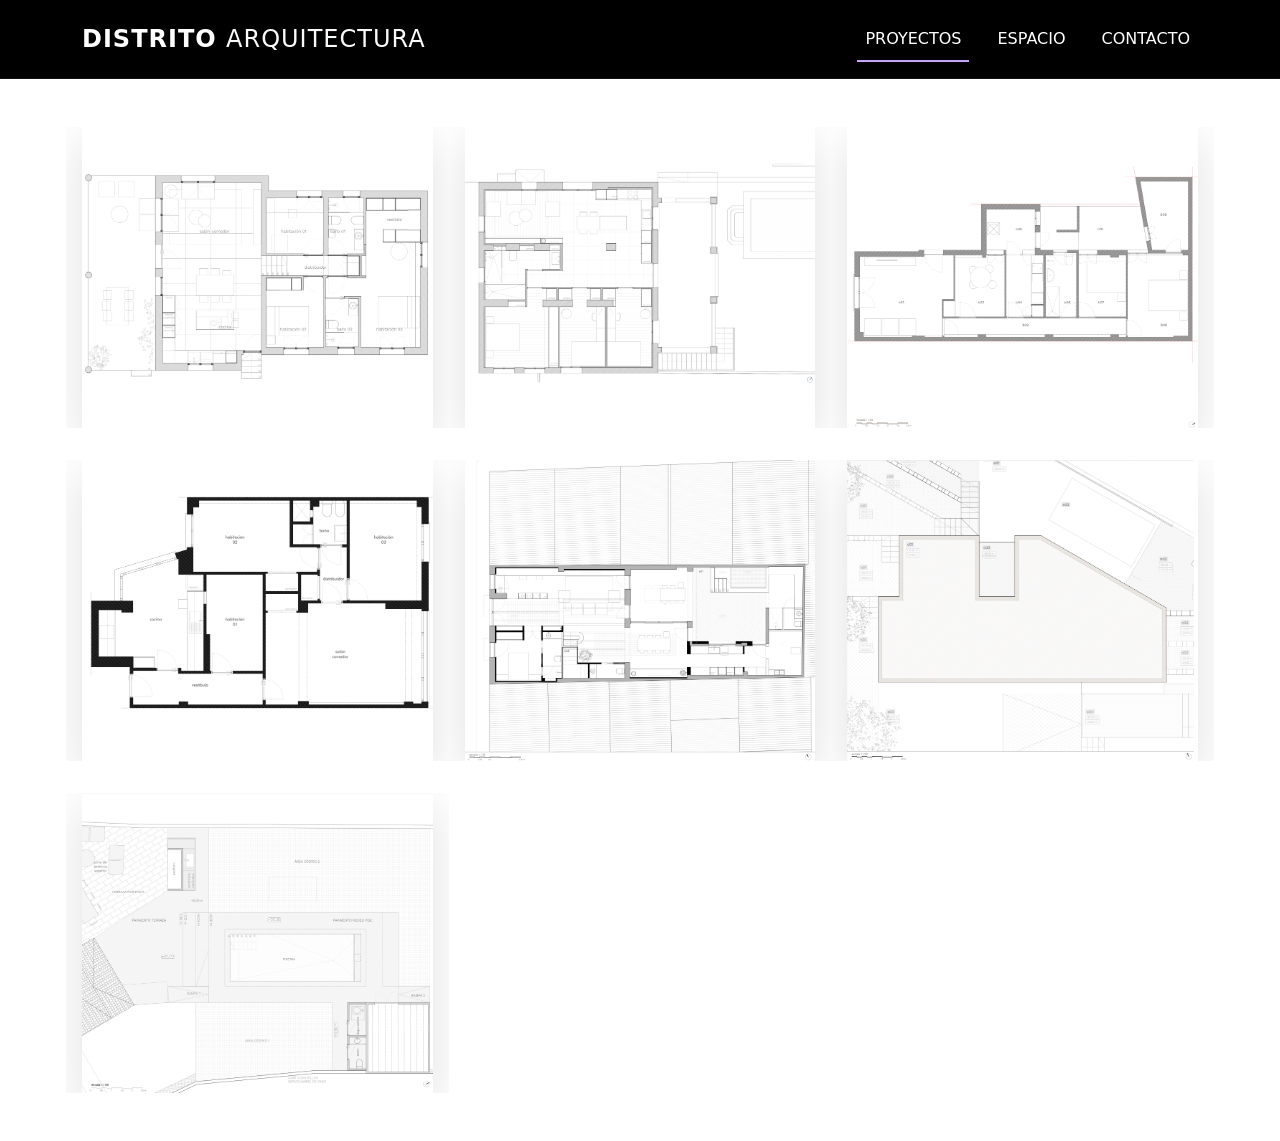
<file: index.html>
<!DOCTYPE html>
<html lang="es">

<head>
  <meta charset="UTF-8">
  <meta name="viewport" content="width=device-width, initial-scale=1.0">
  <meta name="format-detection" content="telephone=no">
  <title>Distrito Arquitectura</title>
  <!-- Bootstrap CSS -->
  <link href="https://cdn.jsdelivr.net/npm/bootstrap@5.3.3/dist/css/bootstrap.min.css" rel="stylesheet">
  <!-- Estilos personalizados -->
  <link rel="stylesheet" href="home.css">
</head>

<body>
  <!-- HEADER -->
  <header class="navbar navbar-expand-lg navbar-dark bg-black py-3">
    <div class="container">
      <!-- LOGO -->
      <a class="navbar-brand fw-bold text-white" href="index.html">
        <span class="logo-distrito">DISTRITO</span> <span class="text-light fw-normal">ARQUITECTURA</span>
      </a>

      <!-- BOTÓN RESPONSIVO -->
      <button class="navbar-toggler" type="button" data-bs-toggle="collapse" data-bs-target="#navbarNav"
        aria-controls="navbarNav" aria-expanded="false" aria-label="Toggle navigation">
        <span class="navbar-toggler-icon"></span>
      </button>

      <!-- MENÚ -->
      <div class="collapse navbar-collapse justify-content-end" id="navbarNav">
        <ul class="navbar-nav">
          <li class="nav-item">
            <a class="nav-link active" href="index.html">PROYECTOS</a>
          </li>
          <li class="nav-item">
            <a class="nav-link" href="espacio.html">ESPACIO</a>
          </li>
          <li class="nav-item">
            <a class="nav-link" href="contacto.html">CONTACTO</a>
          </li>
        </ul>
      </div>
    </div>
  </header>

  <!-- COS -->
  <main class="container my-5">
    <div class="row g-4">

      <!-- TARGETA 1 -->
      <div class="col-12 col-sm-6 col-lg-4 project-card ribaroja">
        <a href="Proyecto1/proyecto1.html">
          <img src="MATERIAL/Ribaroja11.png" class="img-fluid project-img" alt="Proyecto Ribaroja">
          <div class="project-title">
            RBR
          </div>
        </a>
      </div>

      <!-- TARGETA 2 -->
      <div class="col-12 col-sm-6 col-lg-4 project-card canyada">
        <a href="Proyecto2/proyecto2.html">
          <img src="MATERIAL/Canyada11.png" class="img-fluid project-img" alt="Proyecto Canyada">
          <div class="project-title">
            CAN
          </div>
        </a>
      </div>

      <!-- TARGETA 3 -->
      <div class="col-12 col-sm-6 col-lg-4 project-card juanam">
        <a href="Proyecto3/proyecto3.html">
          <img src="MATERIAL/JuanAM11.png" class="img-fluid project-img" alt="Proyecto Juan AM">
          <div class="project-title">
            JAM
          </div>
        </a>
      </div>

      <!-- TARGETA 4 -->
      <div class="col-12 col-sm-6 col-lg-4 project-card madrid">
        <a href="proyecto4/proyecto4.html">
          <img src="MATERIAL/Madrid11.png" class="img-fluid project-img" alt="Proyecto Madrid">
          <div class="project-title">
            MHG
          </div>
        </a>
      </div>

      <!-- TARGETA 5 -->
      <div class="col-12 col-sm-6 col-lg-4 project-card piles">
        <a href="Proyecto5/proyecto5.html">
          <img src="MATERIAL/Piles11.png" class="img-fluid project-img" alt="Proyecto Piles">
          <div class="project-title">
            PIB
          </div>
        </a>
      </div>

      <!-- TARGETA 6 -->
      <div class="col-12 col-sm-6 col-lg-4 project-card torrent">
        <a href="Proyecto6/proyecto6.html">
          <img src="MATERIAL/Torrent11.png" class="img-fluid project-img" alt="Proyecto Torrent">
          <div class="project-title">
            TOR
          </div>
        </a>
      </div>

      <!-- TARGETA 7 -->
      <div class="col-12 col-sm-6 col-lg-4 project-card sequer">
        <a href="Proyecto7/proyecto7.html">
          <img src="MATERIAL/Sequer11.png" class="img-fluid project-img" alt="Proyecto Sequer">
          <div class="project-title">
            SEQ
          </div>
        </a>
      </div>

    </div>
  </main>

  <!-- Bootstrap JS -->
  <script src="https://cdn.jsdelivr.net/npm/bootstrap@5.3.3/dist/js/bootstrap.bundle.min.js"></script>
</body>
<script>
  document.querySelectorAll(".project-img").forEach(img => {
    const original = img.src;
    const hover = original.replace("11.png", "111.png");

    img.addEventListener("mouseenter", () => {
      img.src = hover;
    });

    img.addEventListener("mouseleave", () => {
      img.src = original;
    });
  });
</script>

</html>
</file>
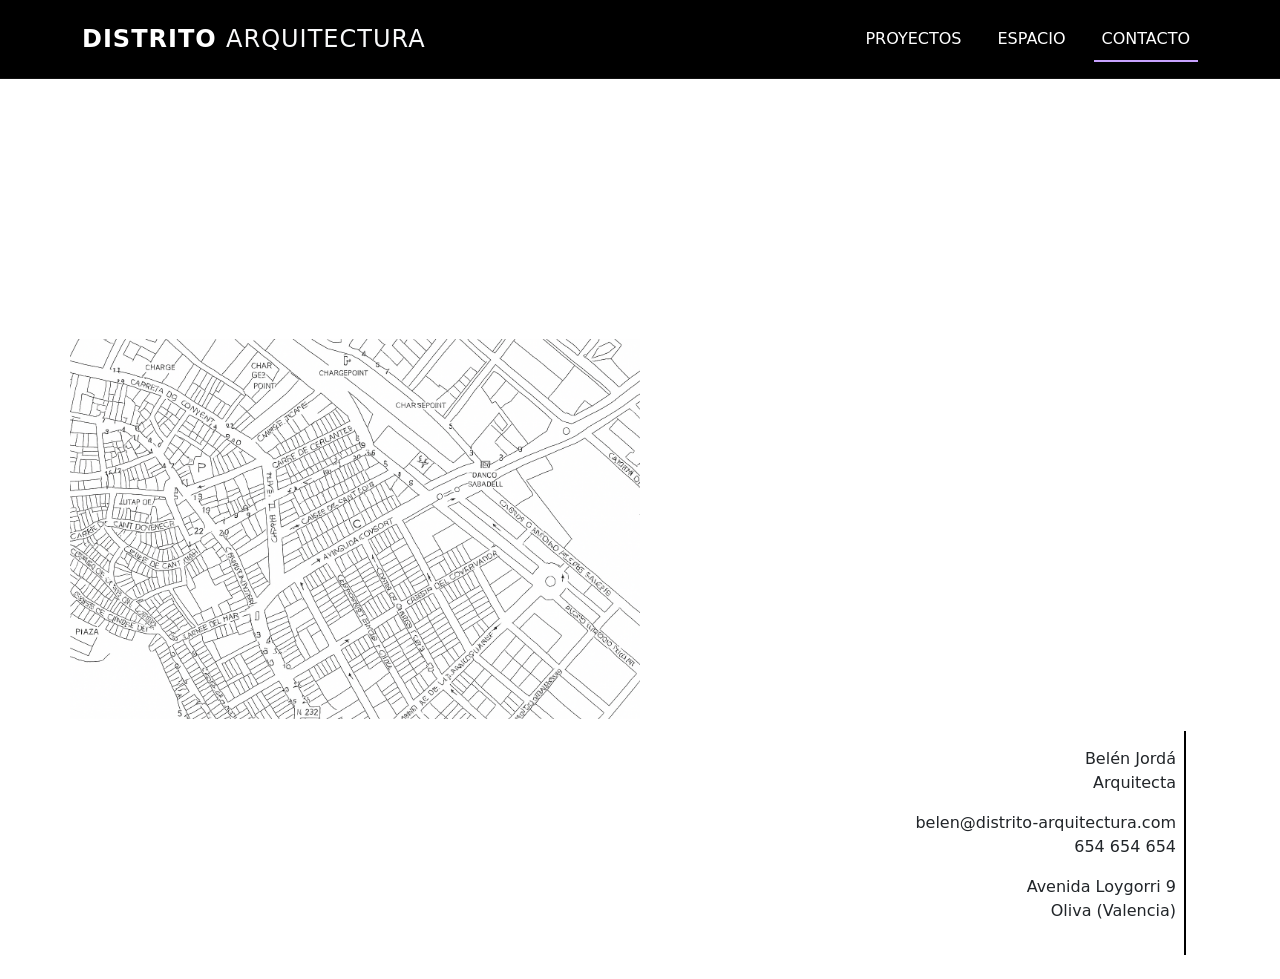
<file: contacteblanc.html>
<!DOCTYPE html>
<html lang="es">
<head>
  <meta charset="UTF-8">
  <meta name="viewport" content="width=device-width, initial-scale=1.0">
  <meta name="format-detection" content="telephone=no">
  <title>Distrito Arquitectura</title>
  <!-- Bootstrap CSS -->
  <link href="https://cdn.jsdelivr.net/npm/bootstrap@5.3.3/dist/css/bootstrap.min.css" rel="stylesheet">
  <!-- Estilos personalizados -->
  <link rel="stylesheet" href="contacto.css">
</head>
<body>
  <!-- HEADER -->
  <header class="navbar navbar-expand-lg navbar-dark bg-black py-3">
    <div class="container">
      <!-- LOGO -->
      <a class="navbar-brand fw-bold text-white" href="index.html">
        <span class="logo-distrito">DISTRITO</span> <span class="text-light fw-normal">ARQUITECTURA</span>
      </a>

      <!-- BOTÓN RESPONSIVO -->
      <button class="navbar-toggler" type="button" data-bs-toggle="collapse" data-bs-target="#navbarNav"
        aria-controls="navbarNav" aria-expanded="false" aria-label="Toggle navigation">
        <span class="navbar-toggler-icon"></span>
      </button>

      <!-- MENÚ -->
      <div class="collapse navbar-collapse justify-content-end" id="navbarNav">
        <ul class="navbar-nav">
          <li class="nav-item">
            <a class="nav-link blanc" href="index.html">PROYECTOS</a>
          </li>
          <li class="nav-item">
            <a class="nav-link blanc" href="espacio.html">ESPACIO</a>
          </li>
          <li class="nav-item">
            <a class="nav-link blanc active" href="contacto.html">CONTACTO</a>
          </li>
        </ul>
      </div>
    </div>
  </header>

  <main>
    <div class="container">
        <div class="row vh-100">
            <div class="col-6 d-flex align-items-center p-0">
                <img src="img/mapa.png" alt="Mapa ubicacion" class="img-fluid w-100">
            </div>

            <div class="col-6 h-100 d-flex flex-column justify-content-end p-4">
                <div class="pt-3 pb-3 pe-2 border-end border-2 border-black">
                    <div>
                        <p class="mb-0 text-end">Belén Jordá</p>
                        <p class="text-end">Arquitecta</p>
                    </div>

                    <div>
                        <p class="mb-0 text-end">belen@distrito-arquitectura.com</p>
                        <p class="text-end">654 654 654</p>
                    </div>

                    <div>
                        <p class="mb-0 text-end">Avenida Loygorri 9</p>
                        <p class="text-end">Oliva (Valencia)</p>
                    </div>
                    </div>
            </div>
    </div>

  </main>

  <!-- Bootstrap JS -->
  <script src="https://cdn.jsdelivr.net/npm/bootstrap@5.3.3/dist/js/bootstrap.bundle.min.js"></script>
</body>
</html>
</file>
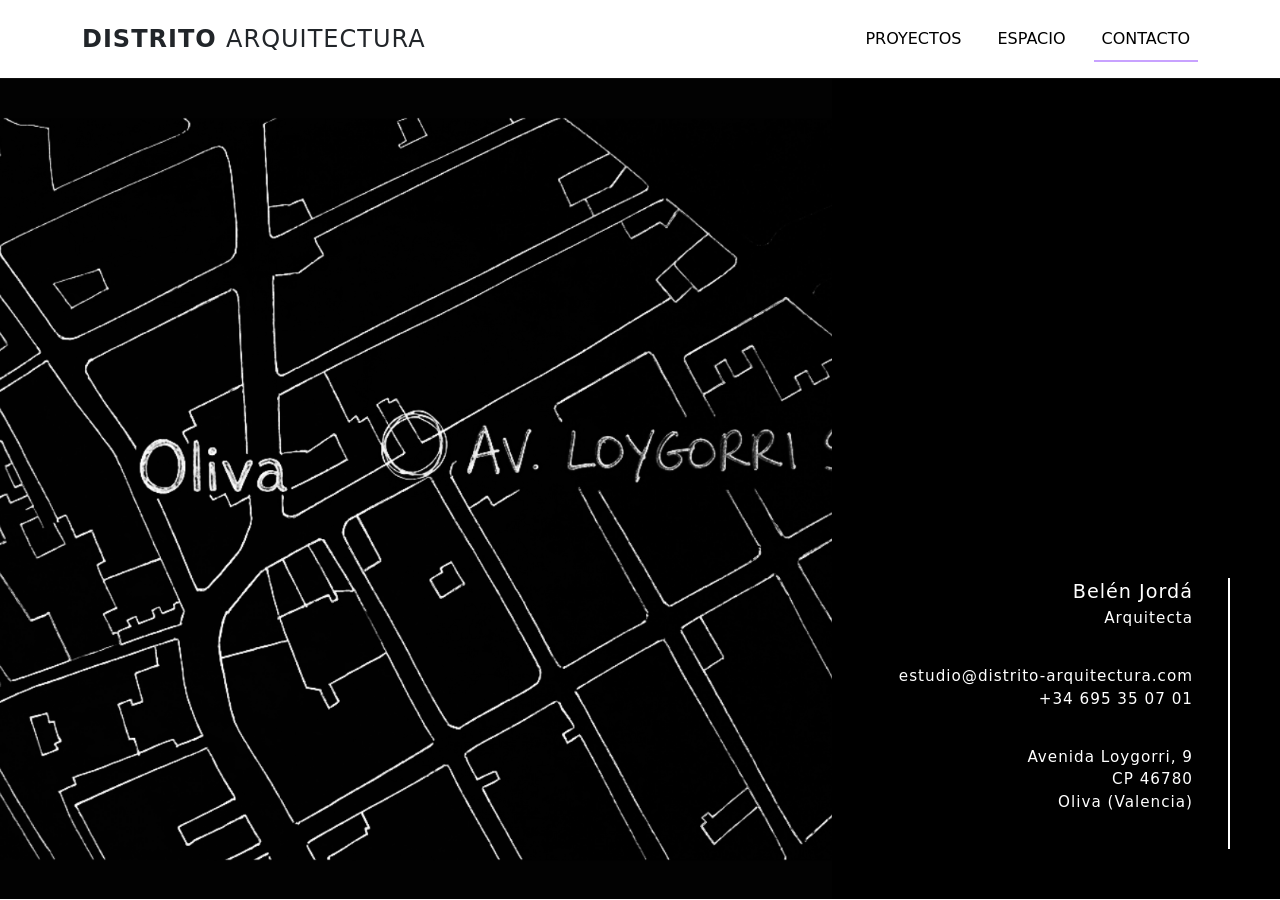
<file: contacto.html>
<!DOCTYPE html>
<html lang="es">

<head>
  <meta charset="UTF-8">
  <meta name="viewport" content="width=device-width, initial-scale=1.0">
  <meta name="format-detection" content="telephone=no">
  <title>Distrito Arquitectura</title>
  <!-- Bootstrap CSS -->
  <link href="https://cdn.jsdelivr.net/npm/bootstrap@5.3.3/dist/css/bootstrap.min.css" rel="stylesheet">
  <!-- Estilos personalizados -->
  <link rel="stylesheet" href="contacto.css">
</head>

<body>
  <!-- HEADER -->
  <header class="navbar navbar-expand-lg navbar-light bg-white py-3">
    <div class="container">
      <!-- LOGO -->
      <a class="navbar-brand fw-bold text-white" href="index.html">
        <span class="logo-distrito text-dark">DISTRITO</span> <span class="text-dark fw-normal">ARQUITECTURA</span>
      </a>

      <!-- BOTÓN RESPONSIVO -->
      <button class="navbar-toggler" type="button" data-bs-toggle="collapse" data-bs-target="#navbarNav"
        aria-controls="navbarNav" aria-expanded="false" aria-label="Toggle navigation">
        <span class="navbar-toggler-icon"></span>
      </button>

      <!-- MENÚ -->
      <div class="collapse navbar-collapse justify-content-end" id="navbarNav">
        <ul class="navbar-nav">
          <li class="nav-item">
            <a class="nav-link" href="index.html">PROYECTOS</a>
          </li>
          <li class="nav-item">
            <a class="nav-link" href="espacio.html">ESPACIO</a>
          </li>
          <li class="nav-item">
            <a class="nav-link active" href="contacto.html">CONTACTO</a>
          </li>
        </ul>
      </div>
    </div>
  </header>

  <main class="contacto">

    <div class="contact-wrapper">

      <!-- IMAGEN -->
      <div class="contact-img">
        <img src="img/Dibuix Negre.png" alt="Mapa ubicacion">
      </div>


      <!-- INFORMACIÓN -->
      <div class="contact-info">

        <div class="linea-info">

          <div class="bloque">
            <p class="nombre">Belén Jordá</p>
            <p>Arquitecta</p>
          </div>


          <div class="bloque">
            <p>estudio@distrito-arquitectura.com</p>
            <p>+34 695 35 07 01</p>
          </div>


          <div class="bloque">
            <p>Avenida Loygorri, 9</p>
            <p>CP 46780</p>
            <p>Oliva (Valencia)</p>
          </div>

        </div>

      </div>


    </div>


  </main>

  <!-- Bootstrap JS -->
  <script src="https://cdn.jsdelivr.net/npm/bootstrap@5.3.3/dist/js/bootstrap.bundle.min.js"></script>
</body>

</html>
</file>
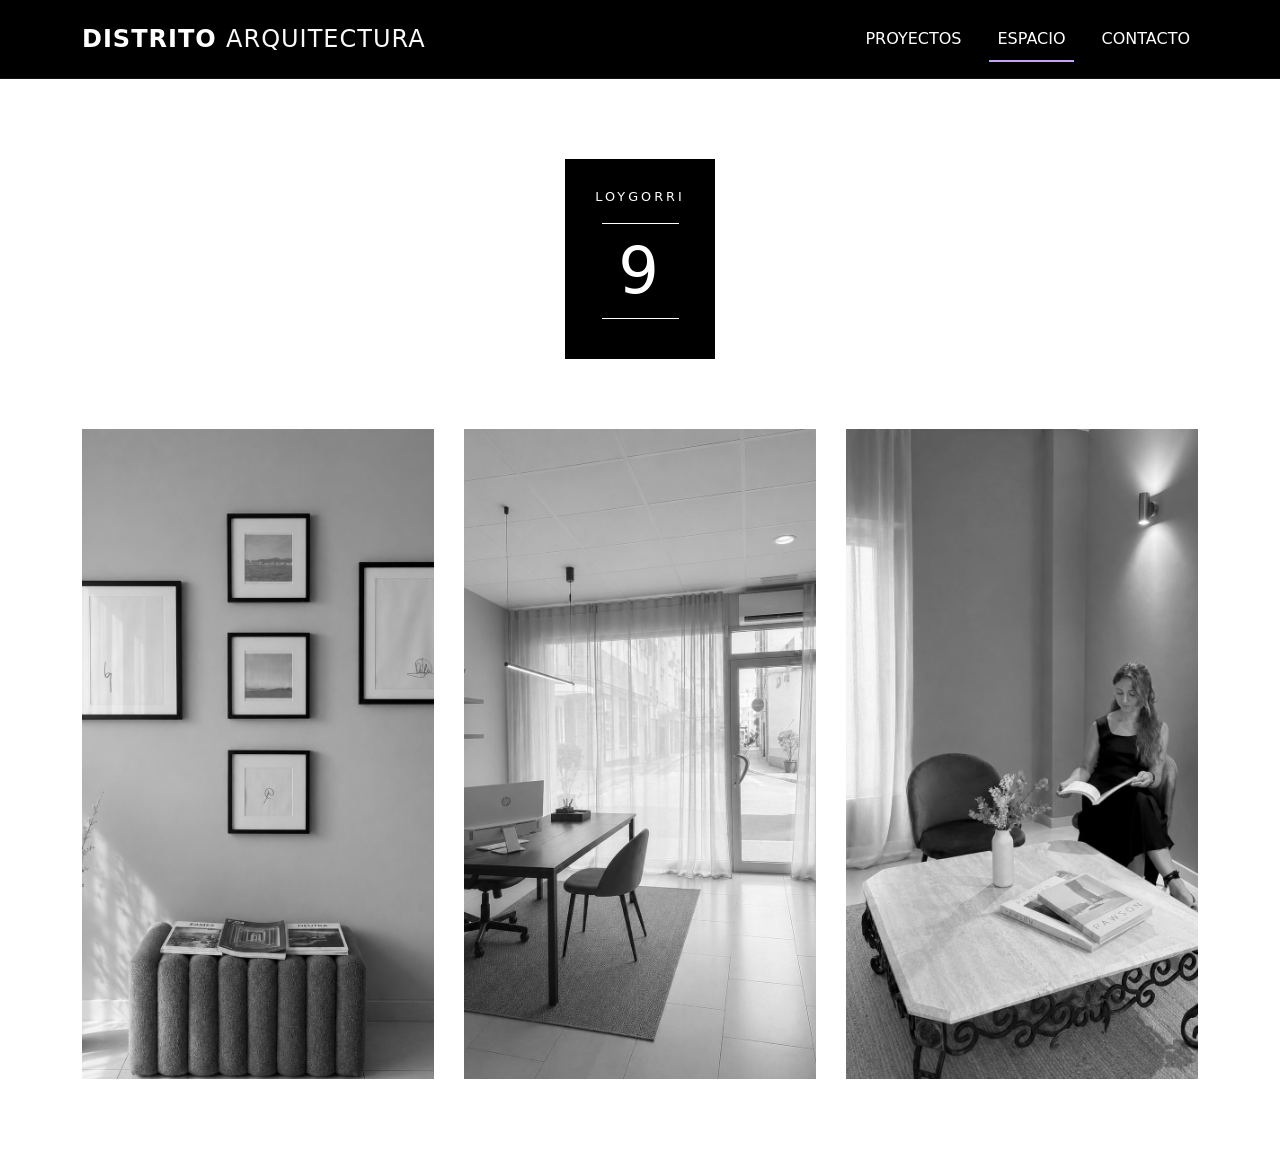
<file: espacio.html>
<!DOCTYPE html>
<html lang="es">
<head>
  <meta charset="UTF-8">
  <meta name="viewport" content="width=device-width, initial-scale=1.0">
  <meta name="format-detection" content="telephone=no">
  <title>Distrito Arquitectura | Espacio</title>

  <!-- Bootstrap CSS -->
  <link href="https://cdn.jsdelivr.net/npm/bootstrap@5.3.3/dist/css/bootstrap.min.css" rel="stylesheet">

  <!-- CSS propio -->
  <link rel="stylesheet" href="espacio.css">
</head>

<body>

<!-- HEADER -->
<header class="navbar navbar-expand-lg navbar-dark bg-black py-3">
  <div class="container">

    <!-- LOGO -->
    <a class="navbar-brand fw-bold text-white" href="index.html">
      <span class="logo-distrito">DISTRITO</span> 
      <span class="text-light fw-normal">ARQUITECTURA</span>
    </a>


    <!-- BOTÓN RESPONSIVE -->
    <button class="navbar-toggler" type="button" data-bs-toggle="collapse" 
      data-bs-target="#navbarNav">
      <span class="navbar-toggler-icon"></span>
    </button>


    <!-- MENÚ -->
    <div class="collapse navbar-collapse justify-content-end" id="navbarNav">
      <ul class="navbar-nav">

        <li class="nav-item">
          <a class="nav-link" href="index.html">PROYECTOS</a>
        </li>

        <li class="nav-item">
          <a class="nav-link active" href="espacio.html">ESPACIO</a>
        </li>

        <li class="nav-item">
          <a class="nav-link" href="contacto.html">CONTACTO</a>
        </li>

      </ul>
    </div>

  </div>
</header>


<!-- CONTENIDO -->
<main class="espacio">

  <section class="container">

    <div class="titulo-espacio">
      <div class="placa">
        <span>LOYGORRI</span>
        <div class="linea"></div>
        <strong>9</strong>
        <div class="linea"></div>
      </div>
    </div>

    <!-- GALERÍA -->
    <div class="galeria">

      <div class="foto foto-grande">
        <img src="img/Deco1.jpeg" alt="Interior del estudio">
      </div>


      <div class="foto">
        <img src="img/Deco2.jpeg" alt="Zona de trabajo">
      </div>


      <div class="foto">
        <img src="img/Deco3.jpeg" alt="Detalle del estudio">
      </div>


    </div>

  </section>

</main>


<!-- Bootstrap JS -->
<script src="https://cdn.jsdelivr.net/npm/bootstrap@5.3.3/dist/js/bootstrap.bundle.min.js"></script>

</body>
</html>
</file>
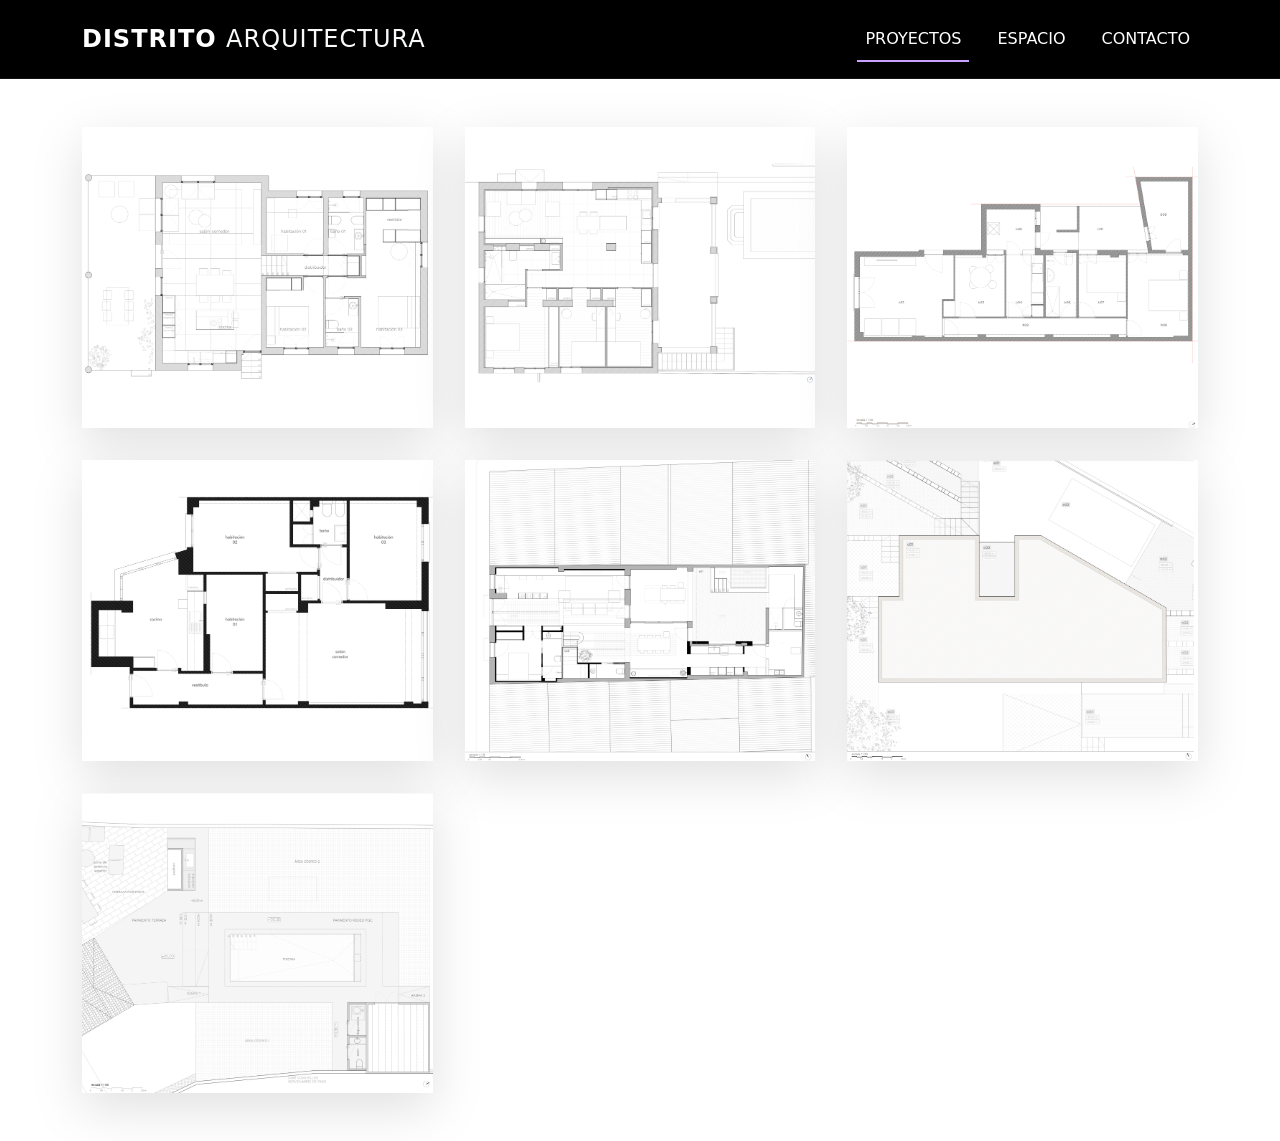
<file: home.html>
<!DOCTYPE html>
<html lang="es">
<head>
  <meta charset="UTF-8">
  <meta name="viewport" content="width=device-width, initial-scale=1.0">
  <title>Distrito Arquitectura</title>
  <!-- Bootstrap CSS -->
  <link href="https://cdn.jsdelivr.net/npm/bootstrap@5.3.3/dist/css/bootstrap.min.css" rel="stylesheet">
  <!-- Estilos personalizados -->
  <link rel="stylesheet" href="home.css">
</head>
<body>
  <!-- HEADER -->
  <header class="navbar navbar-expand-lg navbar-dark bg-black py-3">
    <div class="container">
      <!-- LOGO -->
      <a class="navbar-brand fw-bold text-white" href="home.html">
        <span class="text-white">DISTRITO</span> <span class="text-light fw-normal">ARQUITECTURA</span>
      </a>

      <!-- BOTÓN RESPONSIVO -->
      <button class="navbar-toggler" type="button" data-bs-toggle="collapse" data-bs-target="#navbarNav"
        aria-controls="navbarNav" aria-expanded="false" aria-label="Toggle navigation">
        <span class="navbar-toggler-icon"></span>
      </button>

      <!-- MENÚ -->
      <div class="collapse navbar-collapse justify-content-end" id="navbarNav">
        <ul class="navbar-nav">
          <li class="nav-item">
            <a class="nav-link active" href="home.html">PROYECTOS</a>
          </li>
          <li class="nav-item">
            <a class="nav-link" href="espacio.html">ESPACIO</a>
          </li>
          <li class="nav-item">
            <a class="nav-link" href="contacto.html">CONTACTO</a>
          </li>
        </ul>
      </div>
    </div>
  </header>

  <!-- COS -->
  <main class="container my-5">
    <div class="row g-4">

      <!-- TARGETA 1 -->
      <div class="col-12 col-sm-6 col-lg-4">
        <a href="Proyecto1/proyecto1.html">
          <img src="MATERIAL/Ribaroja11.png" class="img-fluid project-img" alt="Proyecto Ribaroja">
        </a>
      </div>

      <!-- TARGETA 2 -->
      <div class="col-12 col-sm-6 col-lg-4">
        <a href="Proyecto2/proyecto2.html">
          <img src="MATERIAL/Canyada11.png" class="img-fluid project-img" alt="Proyecto Canyada">
        </a>
      </div>

      <!-- TARGETA 3 -->
      <div class="col-12 col-sm-6 col-lg-4">
        <a href="Proyecto3/proyecto3.html">
          <img src="MATERIAL/JuanAM11.png" class="img-fluid project-img" alt="Proyecto Juan AM">
        </a>
      </div>

      <!-- TARGETA 4 -->
      <div class="col-12 col-sm-6 col-lg-4">
        <a href="proyecto4/proyecto4.html">
          <img src="MATERIAL/Madrid11.png" class="img-fluid project-img" alt="Proyecto Madrid">
        </a>
      </div>

      <!-- TARGETA 5 -->
      <div class="col-12 col-sm-6 col-lg-4">
        <a href="Proyecto5/proyecto5.html">
          <img src="MATERIAL/Piles11.png" class="img-fluid project-img" alt="Proyecto Piles">
        </a>
      </div>

      <!-- TARGETA 6 -->
      <div class="col-12 col-sm-6 col-lg-4">
        <a href="Proyecto6/proyecto6.html">
          <img src="MATERIAL/Torrent11.png" class="img-fluid project-img" alt="Proyecto Torrent">
        </a>
      </div>

      <!-- TARGETA EXTRA (Sequer) – si vols 7 -->
      <div class="col-12 col-sm-6 col-lg-4">
        <a href="Proyecto7/proyecto7.html">
          <img src="MATERIAL/Sequer11.png" class="img-fluid project-img" alt="Proyecto Sequer">
        </a>
      </div>

    </div>
  </main>

  <!-- Bootstrap JS -->
  <script src="https://cdn.jsdelivr.net/npm/bootstrap@5.3.3/dist/js/bootstrap.bundle.min.js"></script>
</body>
<script>
  document.querySelectorAll(".project-img").forEach(img => {
    const original = img.src;
    const hover = original.replace("11.png", "111.png");

    img.addEventListener("mouseenter", () => {
      img.src = hover;
    });

    img.addEventListener("mouseleave", () => {
      img.src = original;
    });
  });
</script>
</html>
</file>
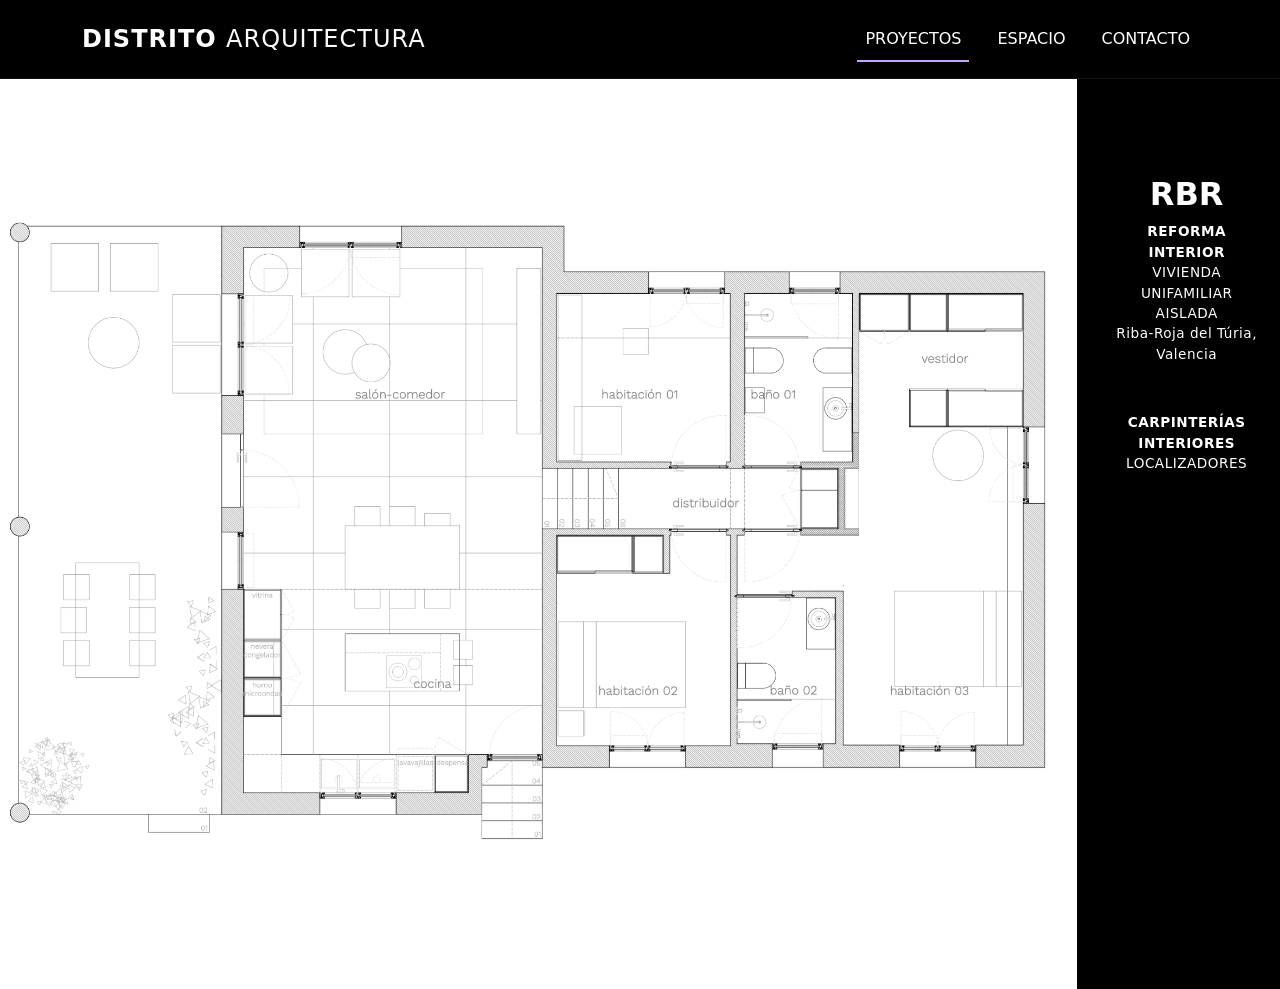
<file: Proyecto1/proyecto1.html>
<!DOCTYPE html>
<html lang="es">
<head>
  <meta charset="UTF-8">
  <meta name="viewport" content="width=device-width, initial-scale=1.0">
  <meta name="format-detection" content="telephone=no">
  <title>Distrito Arquitectura</title>
  <!-- Bootstrap CSS -->
  <link href="https://cdn.jsdelivr.net/npm/bootstrap@5.3.3/dist/css/bootstrap.min.css" rel="stylesheet">
  <!-- Estilos personalizados -->
  <link rel="stylesheet" href="../home.css">
</head>
<body>
  <!-- HEADER -->
  <header class="navbar navbar-expand-lg navbar-dark bg-black py-3">
    <div class="container">
      <!-- LOGO -->
      <a class="navbar-brand fw-bold text-white" href="../index.html">
        <span class="logo-distrito">DISTRITO</span> <span class="text-light fw-normal">ARQUITECTURA</span>
      </a>

      <!-- BOTÓN RESPONSIVO -->
      <button class="navbar-toggler" type="button" data-bs-toggle="collapse" data-bs-target="#navbarNav"
        aria-controls="navbarNav" aria-expanded="false" aria-label="Toggle navigation">
        <span class="navbar-toggler-icon"></span>
      </button>

      <!-- MENÚ -->
      <div class="collapse navbar-collapse justify-content-end" id="navbarNav">
        <ul class="navbar-nav">
          <li class="nav-item">
            <a class="nav-link active" href="../index.html">PROYECTOS</a>
          </li>
          <li class="nav-item">
            <a class="nav-link" href="../espacio.html">ESPACIO</a>
          </li>
          <li class="nav-item">
            <a class="nav-link" href="../contacto.html">CONTACTO</a>
          </li>
        </ul>
      </div>
    </div>
  </header>

  <!-- COS -->
  <main>
    <div class="container-fluid p-0">

        <!-- Proyecto 1 -->
        <div class="row g-0">
            <div class="col-12 col-lg-10">
                <img src="../MATERIAL/Ribaroja11.png" class="img-fluid w-100" alt="Proyecto Riba-Roja">
            </div>

            <div class="col-12 col-lg-2 bg-black text-white d-flex">
                <div class="text-center w-100 m-auto my-xl-5 py-5 px-3">
                    <h2 class="fw-bold">RBR</h2>

                    <p class="mb-0 fw-bold">REFORMA INTERIOR</p>
                    <p class="mb-0">VIVIENDA UNIFAMILIAR AISLADA</p>
                    <p class="mb-0">Riba-Roja del Túria, Valencia</p>

                    <div class="mt-5">
                        <p class="mb-0 fw-bold">CARPINTERÍAS INTERIORES</p>
                        <p>LOCALIZADORES</p>
                    </div>
                </div>
            </div>
        </div>
    </div>
</main>

  <!-- Bootstrap JS -->
  <script src="https://cdn.jsdelivr.net/npm/bootstrap@5.3.3/dist/js/bootstrap.bundle.min.js"></script>
</body>
</html>
</file>
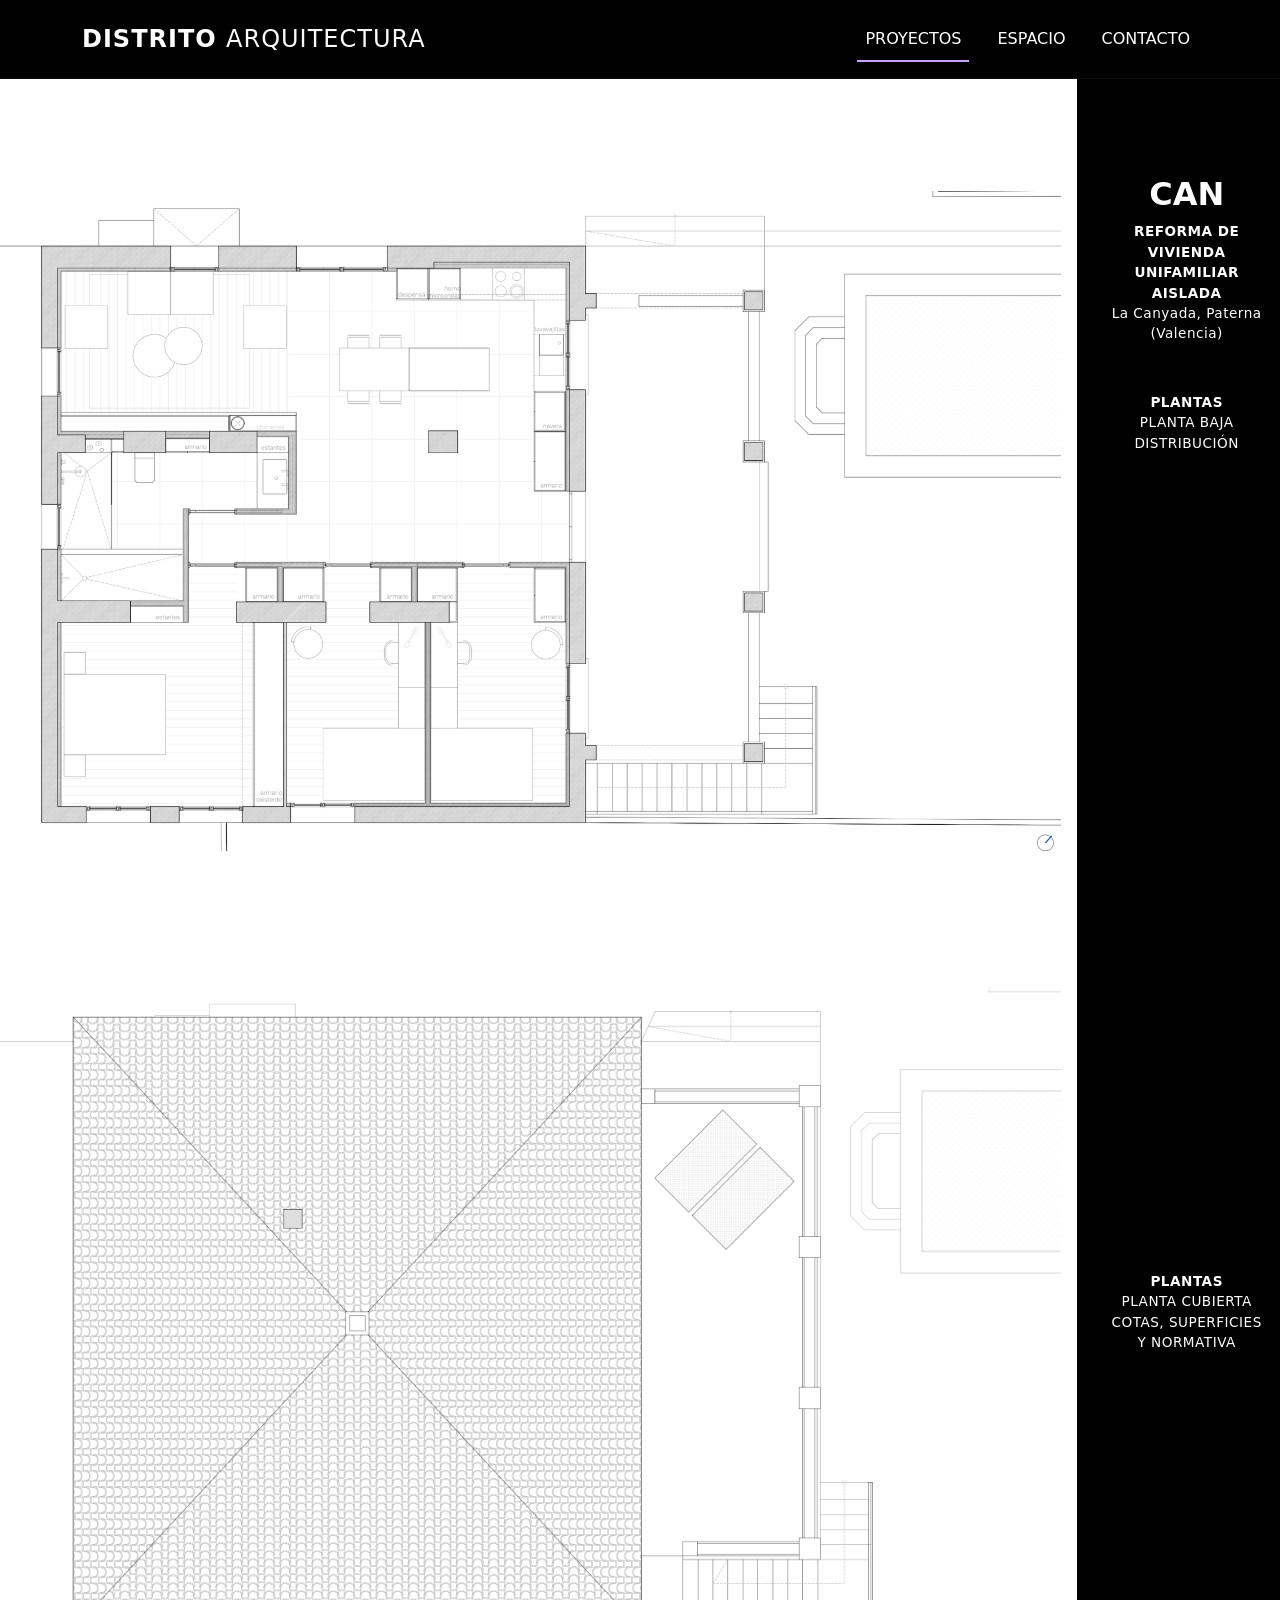
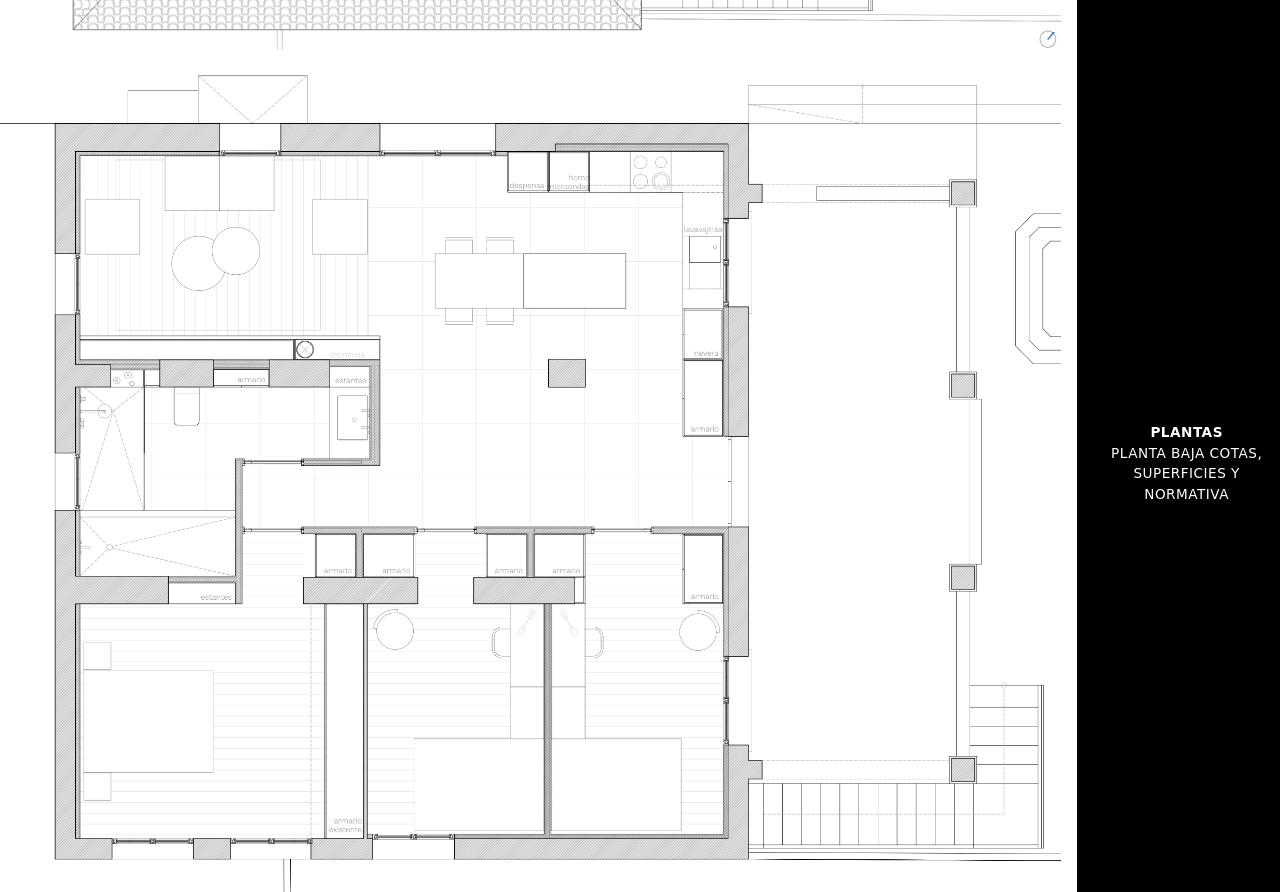
<file: Proyecto2/proyecto2.html>
<!DOCTYPE html>
<html lang="es">
<head>
  <meta charset="UTF-8">
  <meta name="viewport" content="width=device-width, initial-scale=1.0">
  <meta name="format-detection" content="telephone=no">
  <title>Distrito Arquitectura</title>
  <!-- Bootstrap CSS -->
  <link href="https://cdn.jsdelivr.net/npm/bootstrap@5.3.3/dist/css/bootstrap.min.css" rel="stylesheet">
  <!-- Estilos personalizados -->
  <link rel="stylesheet" href="../home.css">
</head>
<body>
  <!-- HEADER -->
  <header class="navbar navbar-expand-lg navbar-dark bg-black py-3">
    <div class="container">
      <!-- LOGO -->
      <a class="navbar-brand fw-bold text-white" href="../index.html">
        <span class="logo-distrito">DISTRITO</span> <span class="text-light fw-normal">ARQUITECTURA</span>
      </a>

      <!-- BOTÓN RESPONSIVO -->
      <button class="navbar-toggler" type="button" data-bs-toggle="collapse" data-bs-target="#navbarNav"
        aria-controls="navbarNav" aria-expanded="false" aria-label="Toggle navigation">
        <span class="navbar-toggler-icon"></span>
      </button>

      <!-- MENÚ -->
      <div class="collapse navbar-collapse justify-content-end" id="navbarNav">
        <ul class="navbar-nav">
          <li class="nav-item">
            <a class="nav-link active" href="../index.html">PROYECTOS</a>
          </li>
          <li class="nav-item">
            <a class="nav-link" href="../espacio.html">ESPACIO</a>
          </li>
          <li class="nav-item">
            <a class="nav-link" href="../contacto.html">CONTACTO</a>
          </li>
        </ul>
      </div>
    </div>
  </header>

  <!-- COS -->
  <main>
    <div class="container-fluid p-0">

        <!-- Proyecto 1 -->
        <div class="row g-0">
            <div class="col-12 col-lg-10">
                <img src="../MATERIAL/Canyada11.png" class="img-fluid w-100" alt="Proyecto Canyada">
            </div>

            <div class="col-12 col-lg-2 bg-black text-white d-flex">
                <div class="text-center w-100 m-auto my-xl-5 py-5 px-3">
                    <h2 class="fw-bold">CAN</h2>

                    <p class="mb-0 fw-bold">REFORMA DE VIVIENDA UNIFAMILIAR AISLADA</p>
                    <p class="mb-0">La Canyada, Paterna (Valencia)</p>

                    <div class="mt-5">
                        <p class="mb-0 fw-bold">PLANTAS</p>
                        <p>PLANTA BAJA DISTRIBUCIÓN</p>
                    </div>
                </div>
            </div>
        </div>

        <!-- Proyecto 2 -->
        <div class="row g-0">
            <div class="col-12 col-lg-10">
                <img src="../MATERIAL/Canyada12.png" class="img-fluid w-100" alt="Proyecto Canyada">
            </div>

            <div class="col-12 col-lg-2 bg-black text-white d-flex align-items-center">
                <div class="text-center w-100 m-auto py-5 px-3">
                    <p class="mb-0 fw-bold">PLANTAS</p>
                    <p>PLANTA CUBIERTA COTAS, SUPERFICIES Y NORMATIVA</p>
                </div>
            </div>
        </div>

        <!-- Proyecto 3 -->
        <div class="row g-0">
            <div class="col-12 col-lg-10">

                <img src="../MATERIAL/Canyada13.png" class="img-fluid w-100" alt="Proyecto Canyada">
            </div>

            <div class="col-12 col-lg-2 bg-black text-white d-flex align-items-center">
                <div class="text-center w-100 m-auto py-5 px-3">
                    <p class="mb-0 fw-bold">PLANTAS</p>
                    <p>PLANTA BAJA COTAS, SUPERFICIES Y NORMATIVA</p>
                </div>
            </div>
        </div>

    </div>
</main>

  <!-- Bootstrap JS -->
  <script src="https://cdn.jsdelivr.net/npm/bootstrap@5.3.3/dist/js/bootstrap.bundle.min.js"></script>
</body>
</html>
</file>
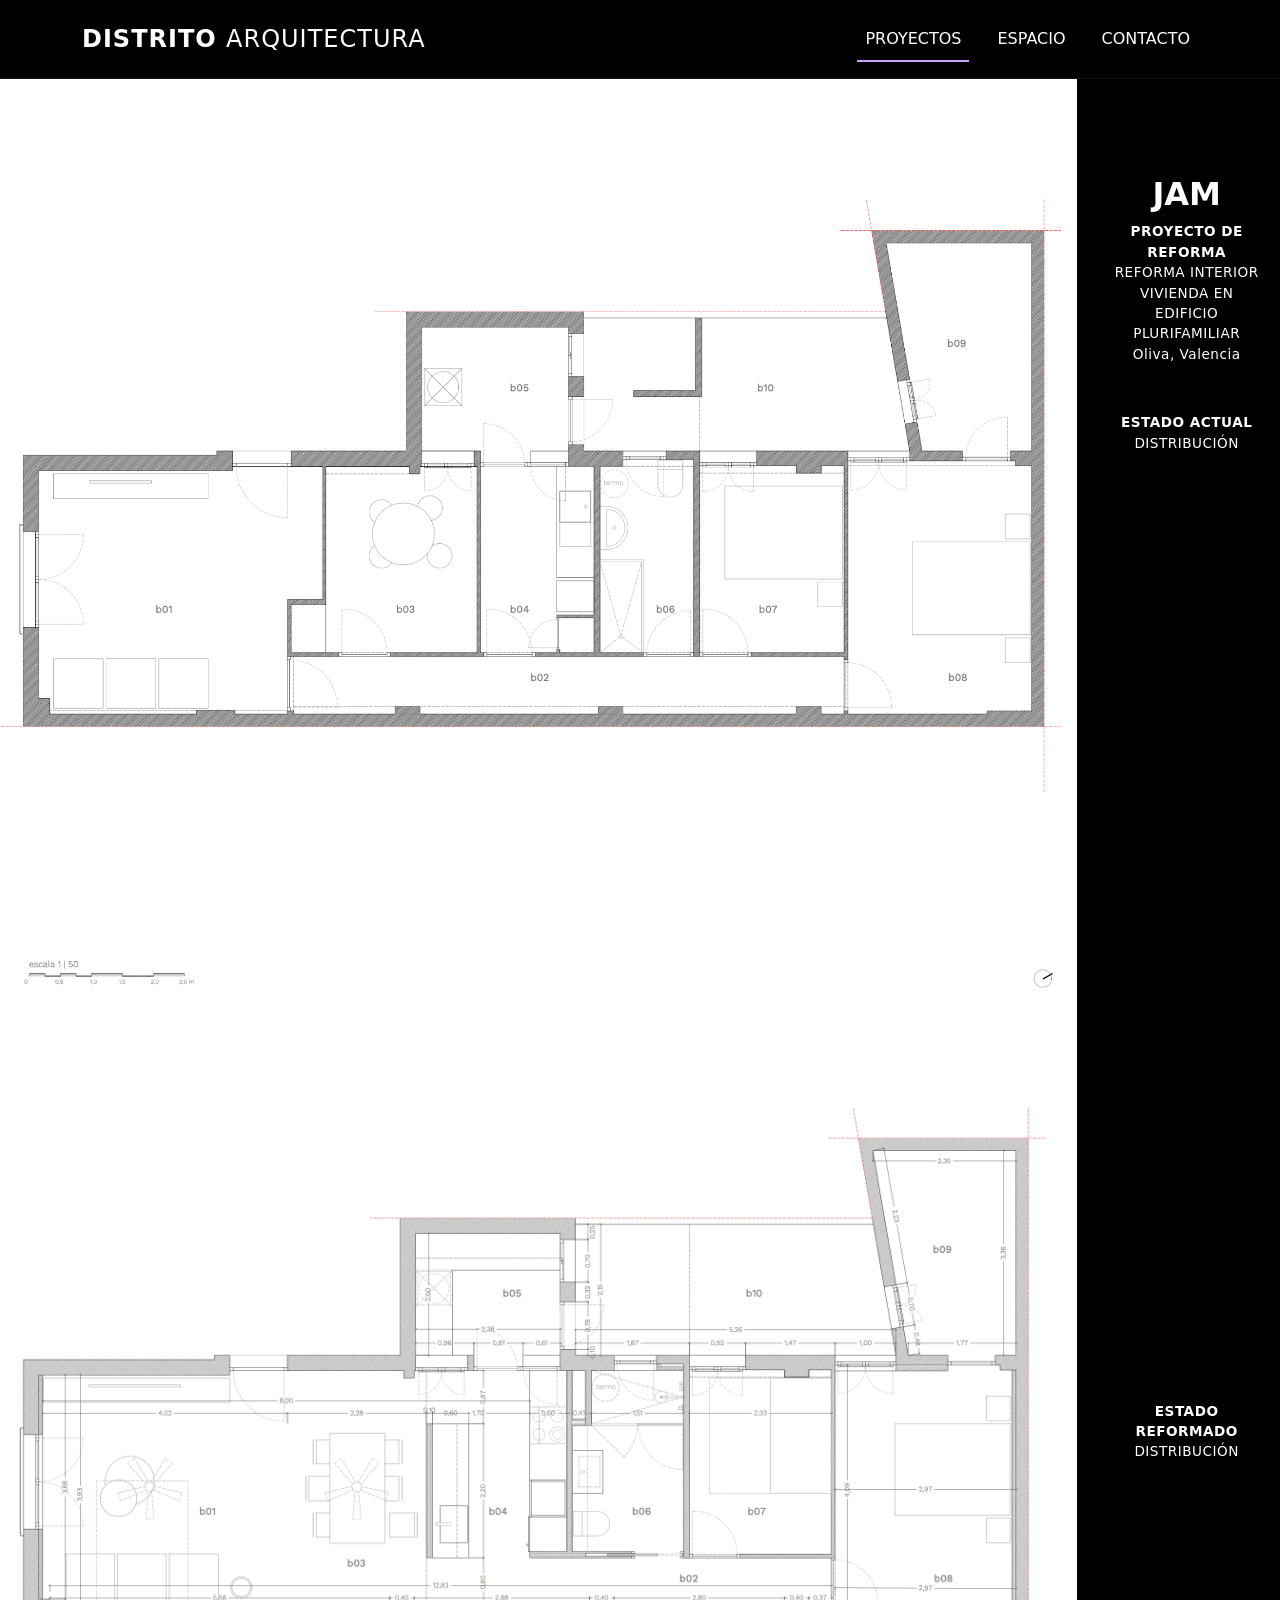
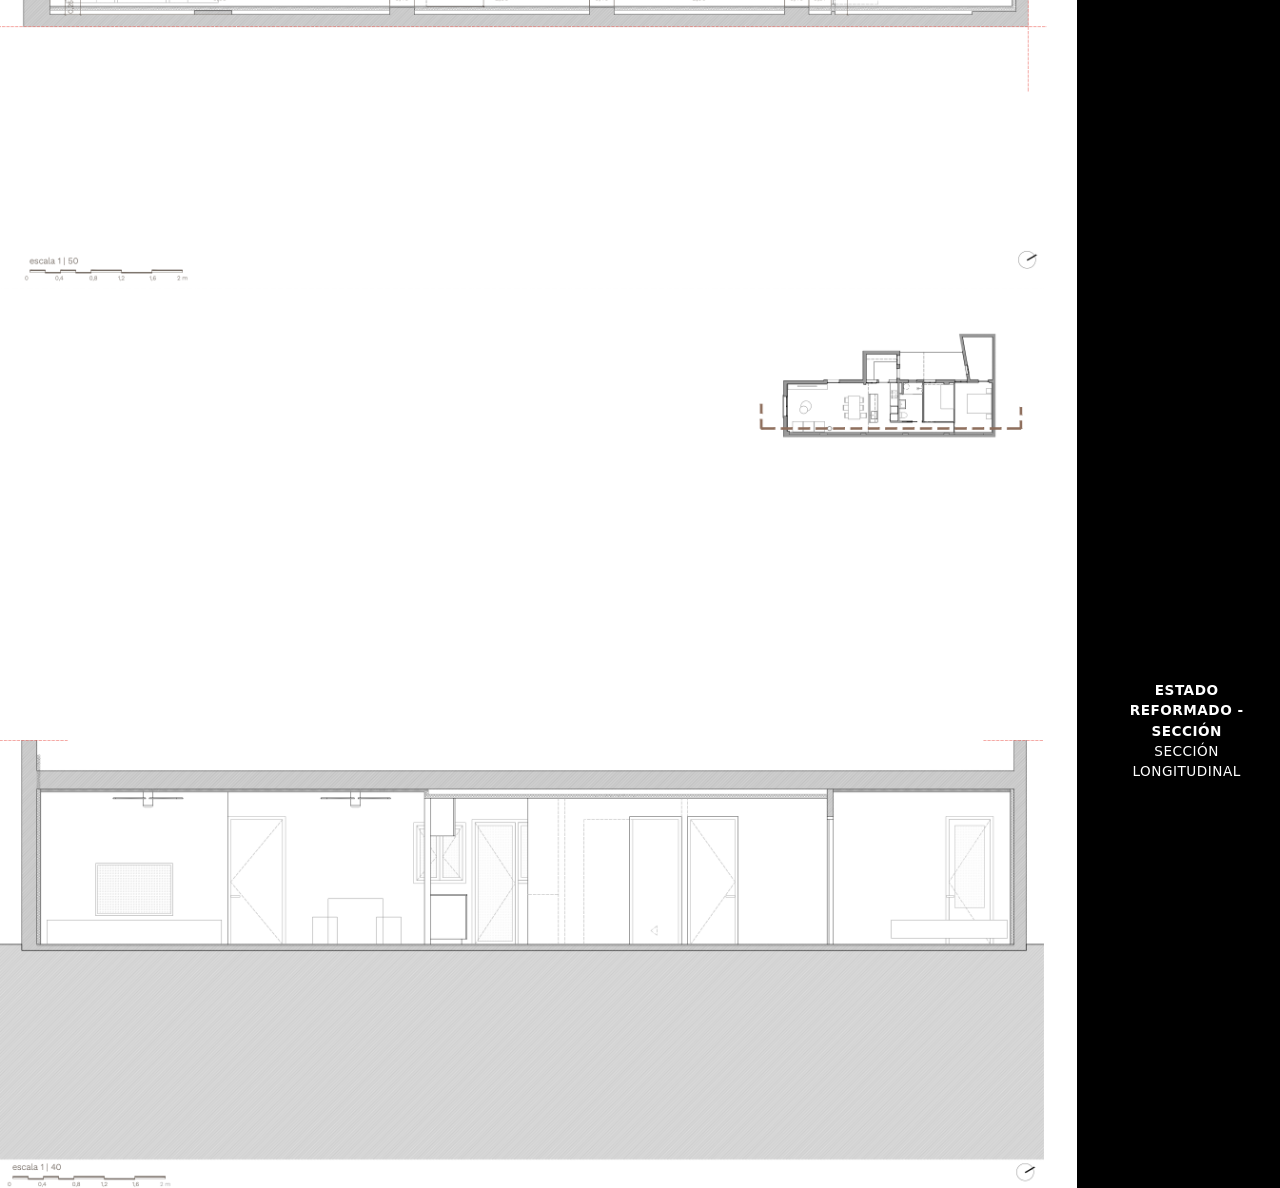
<file: Proyecto3/proyecto3.html>
<!DOCTYPE html>
<html lang="es">
<head>
  <meta charset="UTF-8">
  <meta name="viewport" content="width=device-width, initial-scale=1.0">
  <meta name="format-detection" content="telephone=no">
  <title>Distrito Arquitectura</title>
  <!-- Bootstrap CSS -->
  <link href="https://cdn.jsdelivr.net/npm/bootstrap@5.3.3/dist/css/bootstrap.min.css" rel="stylesheet">
  <!-- Estilos personalizados -->
  <link rel="stylesheet" href="../home.css">
</head>
<body>
  <!-- HEADER -->
  <header class="navbar navbar-expand-lg navbar-dark bg-black py-3">
    <div class="container">
      <!-- LOGO -->
      <a class="navbar-brand fw-bold text-white" href="../index.html">
        <span class="logo-distrito">DISTRITO</span> <span class="text-light fw-normal">ARQUITECTURA</span>
      </a>

      <!-- BOTÓN RESPONSIVO -->
      <button class="navbar-toggler" type="button" data-bs-toggle="collapse" data-bs-target="#navbarNav"
        aria-controls="navbarNav" aria-expanded="false" aria-label="Toggle navigation">
        <span class="navbar-toggler-icon"></span>
      </button>

      <!-- MENÚ -->
      <div class="collapse navbar-collapse justify-content-end" id="navbarNav">
        <ul class="navbar-nav">
          <li class="nav-item">
            <a class="nav-link active" href="../index.html">PROYECTOS</a>
          </li>
          <li class="nav-item">
            <a class="nav-link" href="../espacio.html">ESPACIO</a>
          </li>
          <li class="nav-item">
            <a class="nav-link" href="../contacto.html">CONTACTO</a>
          </li>
        </ul>
      </div>
    </div>
  </header>

  <!-- COS -->
  <main>
    <div class="container-fluid p-0">

        <!-- Proyecto 1 -->
        <div class="row g-0">
            <div class="col-12 col-lg-10">
                <img src="../MATERIAL/JuanAM11.png" class="img-fluid w-100" alt="Proyecto Almenar">
            </div>

            <div class="col-12 col-lg-2 bg-black text-white d-flex">
                <div class="text-center w-100 m-auto my-xl-5 py-5 px-3">
                    <h2 class="fw-bold">JAM</h2>

                    <p class="mb-0 fw-bold">PROYECTO DE REFORMA</p>
                    <p class="mb-0">REFORMA INTERIOR</p>
                    <p class="mb-0">VIVIENDA EN EDIFICIO PLURIFAMILIAR</p>
                    <p class="mb-0">Oliva, Valencia</p>

                    <div class="mt-5">
                        <p class="mb-0 fw-bold">ESTADO ACTUAL</p>
                        <p>DISTRIBUCIÓN</p>
                    </div>
                </div>
            </div>
        </div>

        <!-- Proyecto 2 -->
        <div class="row g-0">
            <div class="col-12 col-lg-10">
                <img src="../MATERIAL/JuanAM13.png" class="img-fluid w-100" alt="Proyecto Almenar">
            </div>

            <div class="col-12 col-lg-2 bg-black text-white d-flex align-items-center">
                <div class="text-center w-100 m-auto py-5 px-3">
                    <p class="mb-0 fw-bold">ESTADO REFORMADO</p>
                    <p>DISTRIBUCIÓN</p>
                </div>
            </div>
        </div>

        <!-- Proyecto 3 -->
        <div class="row g-0">
            <div class="col-12 col-lg-10">
                <img src="../MATERIAL/JuanAM15.png" class="img-fluid w-100" alt="Proyecto Almenar">
            </div>

            <div class="col-12 col-lg-2 bg-black text-white d-flex align-items-center">
                <div class="text-center w-100 m-auto py-5 px-3">
                    <p class="mb-0 fw-bold">ESTADO REFORMADO - SECCIÓN</p>
                    <p>SECCIÓN LONGITUDINAL</p>
                </div>
            </div>
        </div>

    </div>
</main>

  <!-- Bootstrap JS -->
  <script src="https://cdn.jsdelivr.net/npm/bootstrap@5.3.3/dist/js/bootstrap.bundle.min.js"></script>
</body>
</html>
</file>
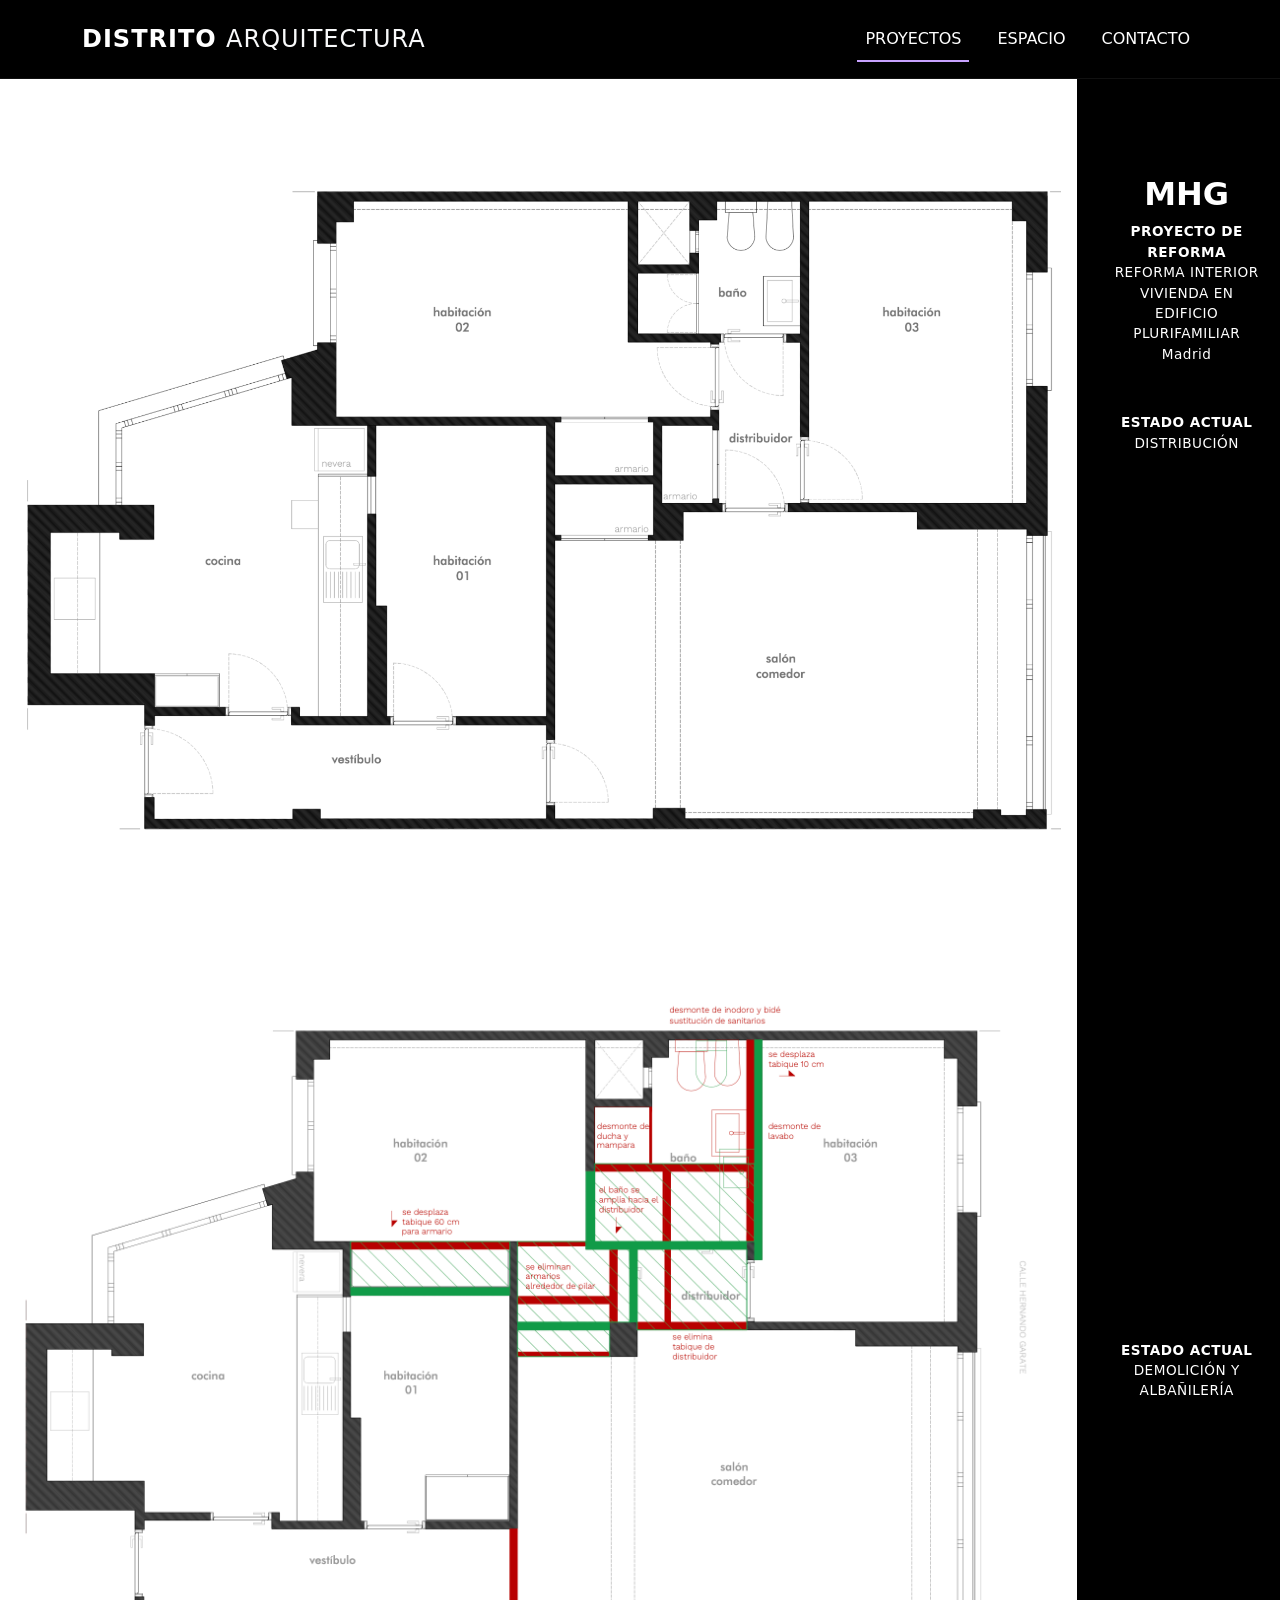
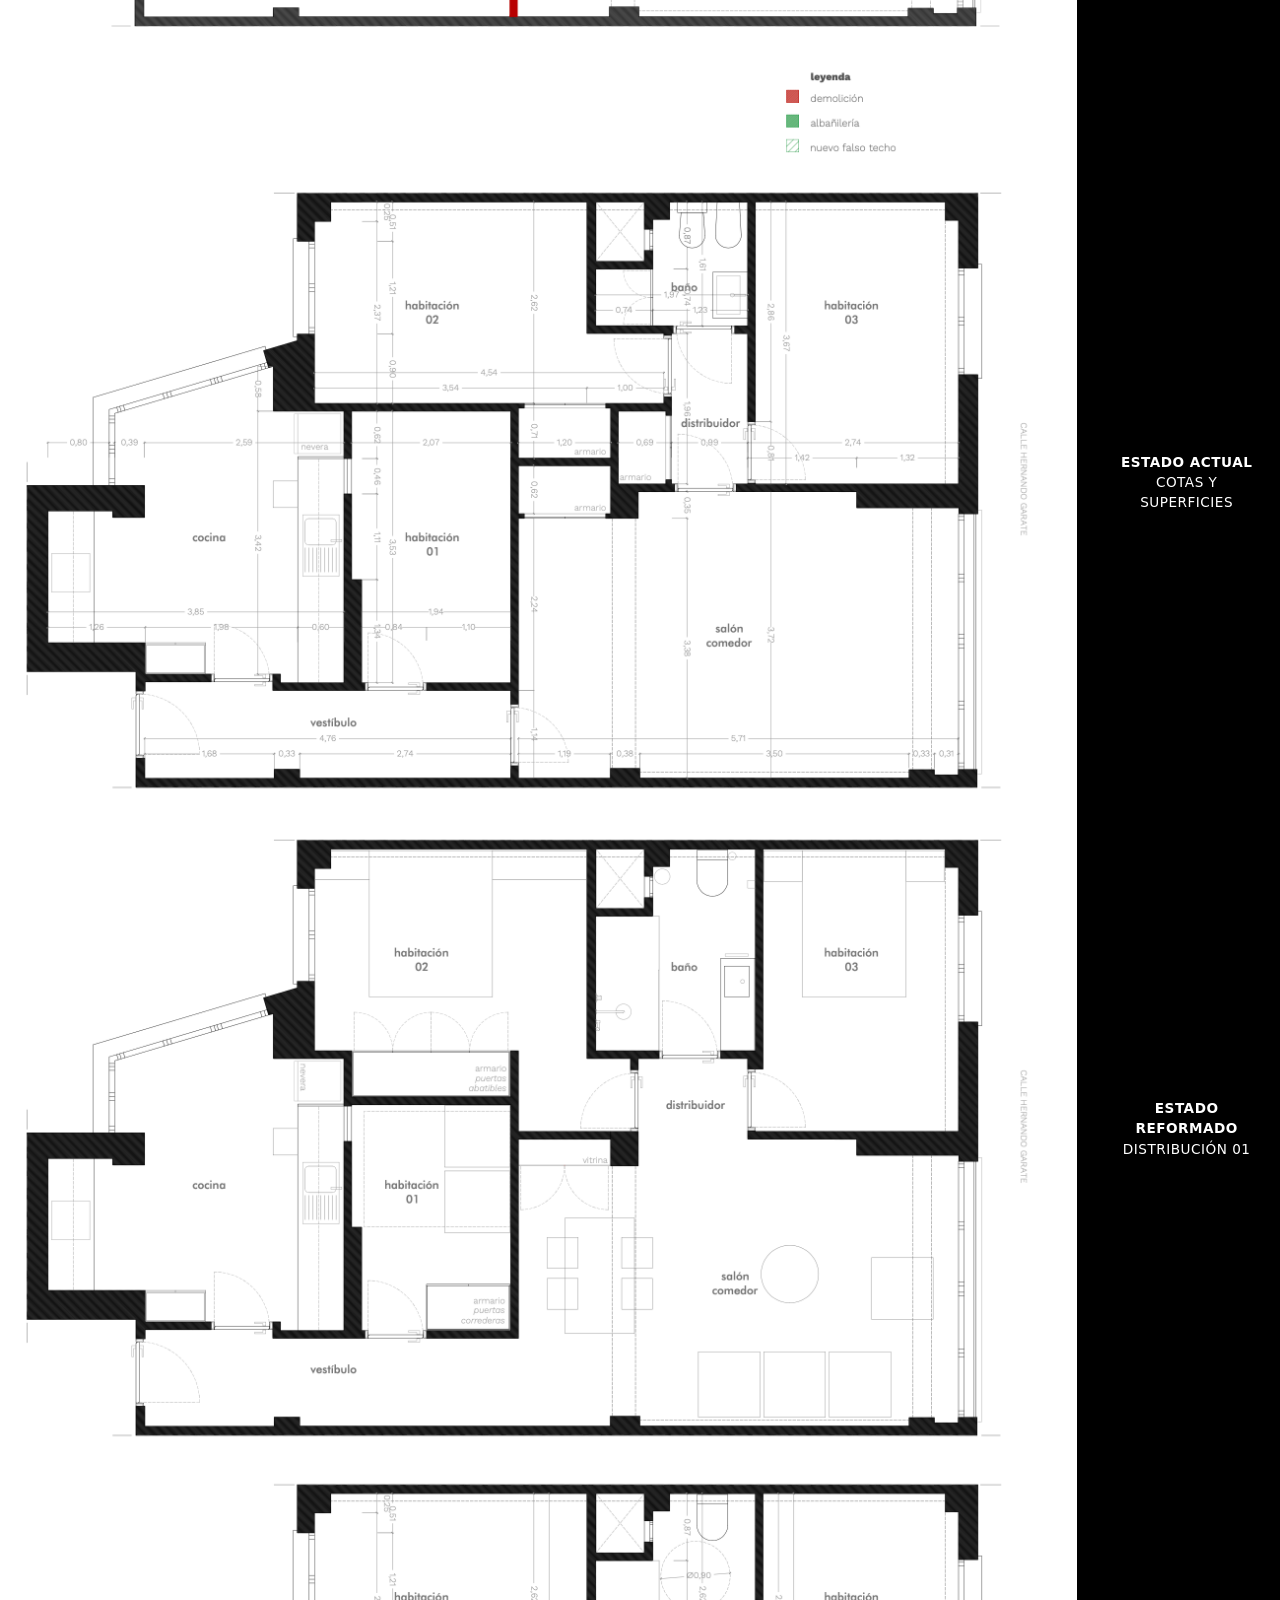
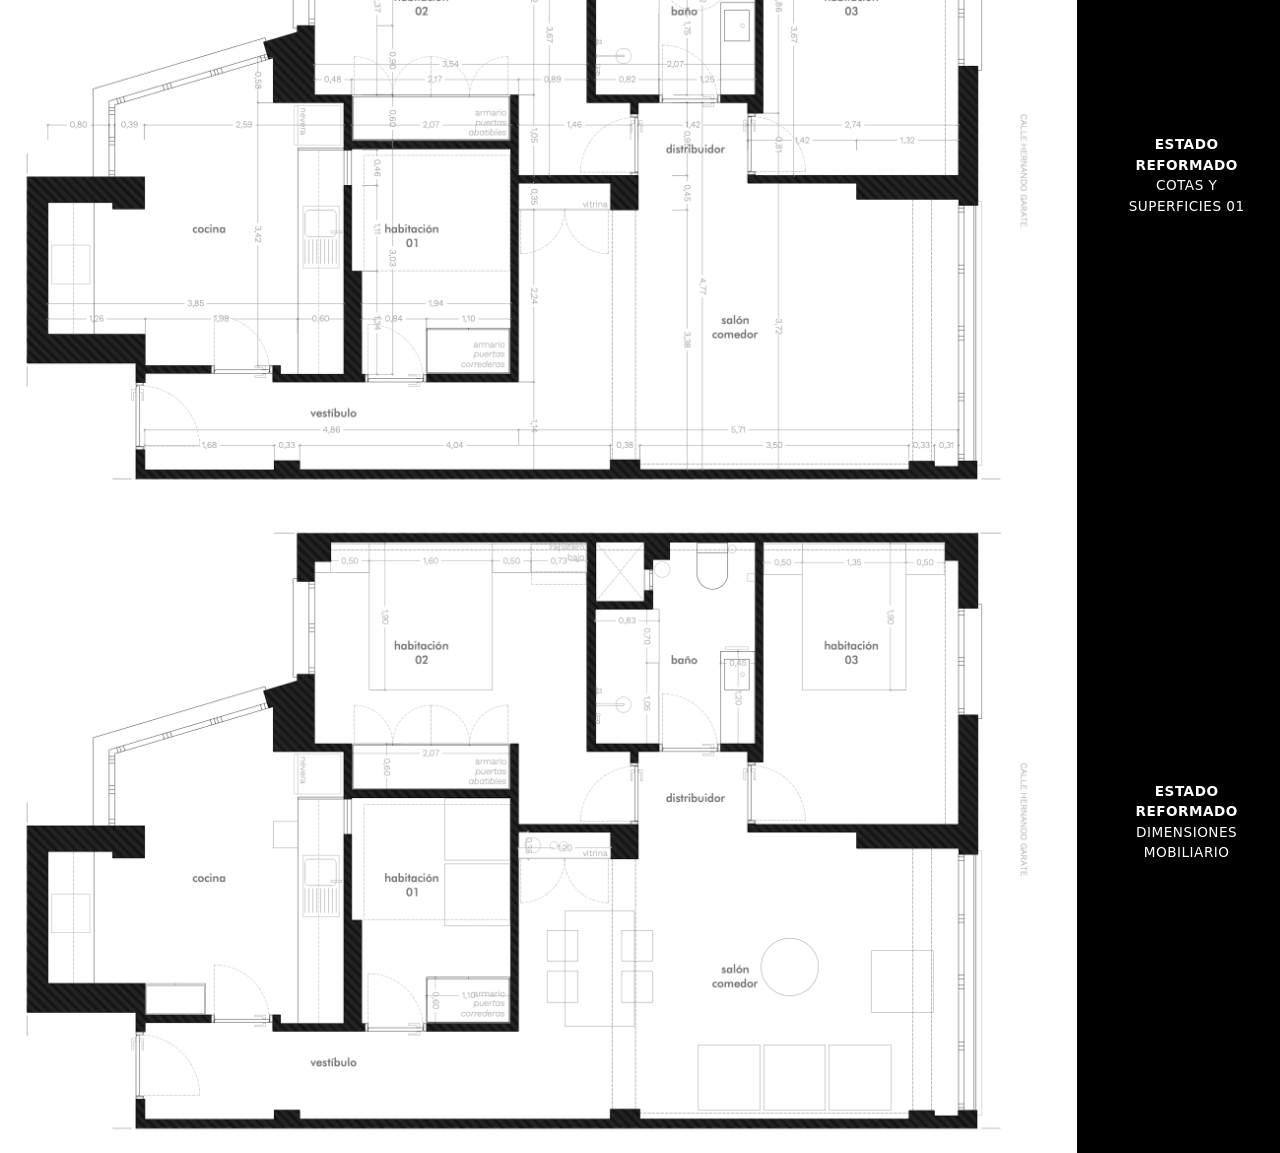
<file: proyecto4/proyecto4.html>
<!DOCTYPE html>
<html lang="es">

<head>
    <meta charset="UTF-8">
    <meta name="viewport" content="width=device-width, initial-scale=1.0">
    <meta name="format-detection" content="telephone=no">
    <title>Distrito Arquitectura</title>

    <!-- Bootstrap CSS -->
    <link href="https://cdn.jsdelivr.net/npm/bootstrap@5.3.3/dist/css/bootstrap.min.css" rel="stylesheet">

    <!-- Estilos personalizados -->
    <link rel="stylesheet" href="../home.css">
</head>

<body>

    <!-- HEADER -->
    <header class="navbar navbar-expand-lg navbar-dark bg-black py-3">
        <div class="container">
            <a class="navbar-brand fw-bold text-white" href="../index.html">
                <span class="logo-distrito">DISTRITO</span>
                <span class="text-light fw-normal">ARQUITECTURA</span>
            </a>

            <button class="navbar-toggler" type="button" data-bs-toggle="collapse" data-bs-target="#navbarNav">
                <span class="navbar-toggler-icon"></span>
            </button>

            <div class="collapse navbar-collapse justify-content-end" id="navbarNav">
                <ul class="navbar-nav">
                    <li class="nav-item">
                        <a class="nav-link active" href="../index.html">
                            PROYECTOS
                        </a>
                    </li>

                    <li class="nav-item">
                        <a class="nav-link" href="../espacio.html">
                            ESPACIO
                        </a>
                    </li>

                    <li class="nav-item">
                        <a class="nav-link" href="../contacto.html">
                            CONTACTO
                        </a>
                    </li>
                </ul>
            </div>
        </div>
    </header>

    <main>

        <div class="container-fluid p-0">
            <!-- PROYECTO 1 -->
            <div class="row g-0">
                <div class="col-12 col-lg-10">
                    <img src="../MATERIAL/Madrid11.png" class="img-fluid w-100" alt="Proyecto Madrid">
                </div>

                <div class="col-12 col-lg-2 bg-black text-white d-flex">
                    <div class="text-center w-100 m-auto my-xl-5 py-5 px-3">

                        <h2 class="fw-bold">MHG</h2>
                        <p class="mb-0 fw-bold">PROYECTO DE REFORMA</p>
                        <p class="mb-0">REFORMA INTERIOR</p>
                        <p class="mb-0">VIVIENDA EN EDIFICIO PLURIFAMILIAR</p>
                        <p class="mb-0">Madrid</p>

                        <div class="mt-5">
                            <p class="mb-0 fw-bold">ESTADO ACTUAL</p>
                            <p>DISTRIBUCIÓN</p>
                        </div>
                    </div>
                </div>
            </div>

            <!-- PROYECTO 2 -->

            <div class="row g-0">
                <div class="col-12 col-lg-10">
                    <img src="../MATERIAL/Madrid12.png" class="img-fluid w-100" alt="Proyecto Madrid">
                </div>

                <div class="col-12 col-lg-2 bg-black text-white d-flex">
                    <div class="text-center w-100 m-auto py-5 px-3">
                        <p class="mb-0 fw-bold">ESTADO ACTUAL</p>
                        <p>DEMOLICIÓN Y ALBAÑILERÍA</p>
                    </div>
                </div>
            </div>

            <!-- PROYECTO 3 -->
            <div class="row g-0">

                <div class="col-12 col-lg-10">
                    <img src="../MATERIAL/Madrid13.png" class="img-fluid w-100" alt="Proyecto Madrid">
                </div>

                <div class="col-12 col-lg-2 bg-black text-white d-flex">
                    <div class="text-center w-100 m-auto py-5 px-3">
                        <p class="mb-0 fw-bold">ESTADO ACTUAL</p>
                        <p>COTAS Y SUPERFICIES</p>
                    </div>
                </div>
            </div>

            <!-- PROYECTO 4 -->

            <div class="row g-0">
                <div class="col-12 col-lg-10">
                    <img src="../MATERIAL/Madrid14.png" class="img-fluid w-100" alt="Proyecto Madrid">
                </div>

                <div class="col-12 col-lg-2 bg-black text-white d-flex">
                    <div class="text-center w-100 m-auto py-5 px-3">
                        <p class="mb-0 fw-bold">ESTADO REFORMADO</p>

                        <p>DISTRIBUCIÓN 01</p>
                    </div>
                </div>
            </div>

            <!-- PROYECTO 5 -->

            <div class="row g-0">
                <div class="col-12 col-lg-10">
                    <img src="../MATERIAL/Madrid15.png" class="img-fluid w-100" alt="Proyecto Madrid">
                </div>

                <div class="col-12 col-lg-2 bg-black text-white d-flex">
                    <div class="text-center w-100 m-auto py-5 px-3">
                        <p class="mb-0 fw-bold">ESTADO REFORMADO</p>
                        <p>COTAS Y SUPERFICIES 01</p>
                    </div>
                </div>
            </div>

            <!-- PROYECTO 6 -->

            <div class="row g-0">
                <div class="col-12 col-lg-10">
                    <img src="../MATERIAL/Madrid16.png" class="img-fluid w-100" alt="Proyecto Madrid">
                </div>

                <div class="col-12 col-lg-2 bg-black text-white d-flex">
                    <div class="text-center w-100 m-auto py-5 px-3">
                        <p class="mb-0 fw-bold">ESTADO REFORMADO</p>
                        <p>DIMENSIONES MOBILIARIO</p>
                    </div>
                </div>
            </div>
        </div>
    </main>

    <script src="https://cdn.jsdelivr.net/npm/bootstrap@5.3.3/dist/js/bootstrap.bundle.min.js"></script>

</body>

</html>
</file>
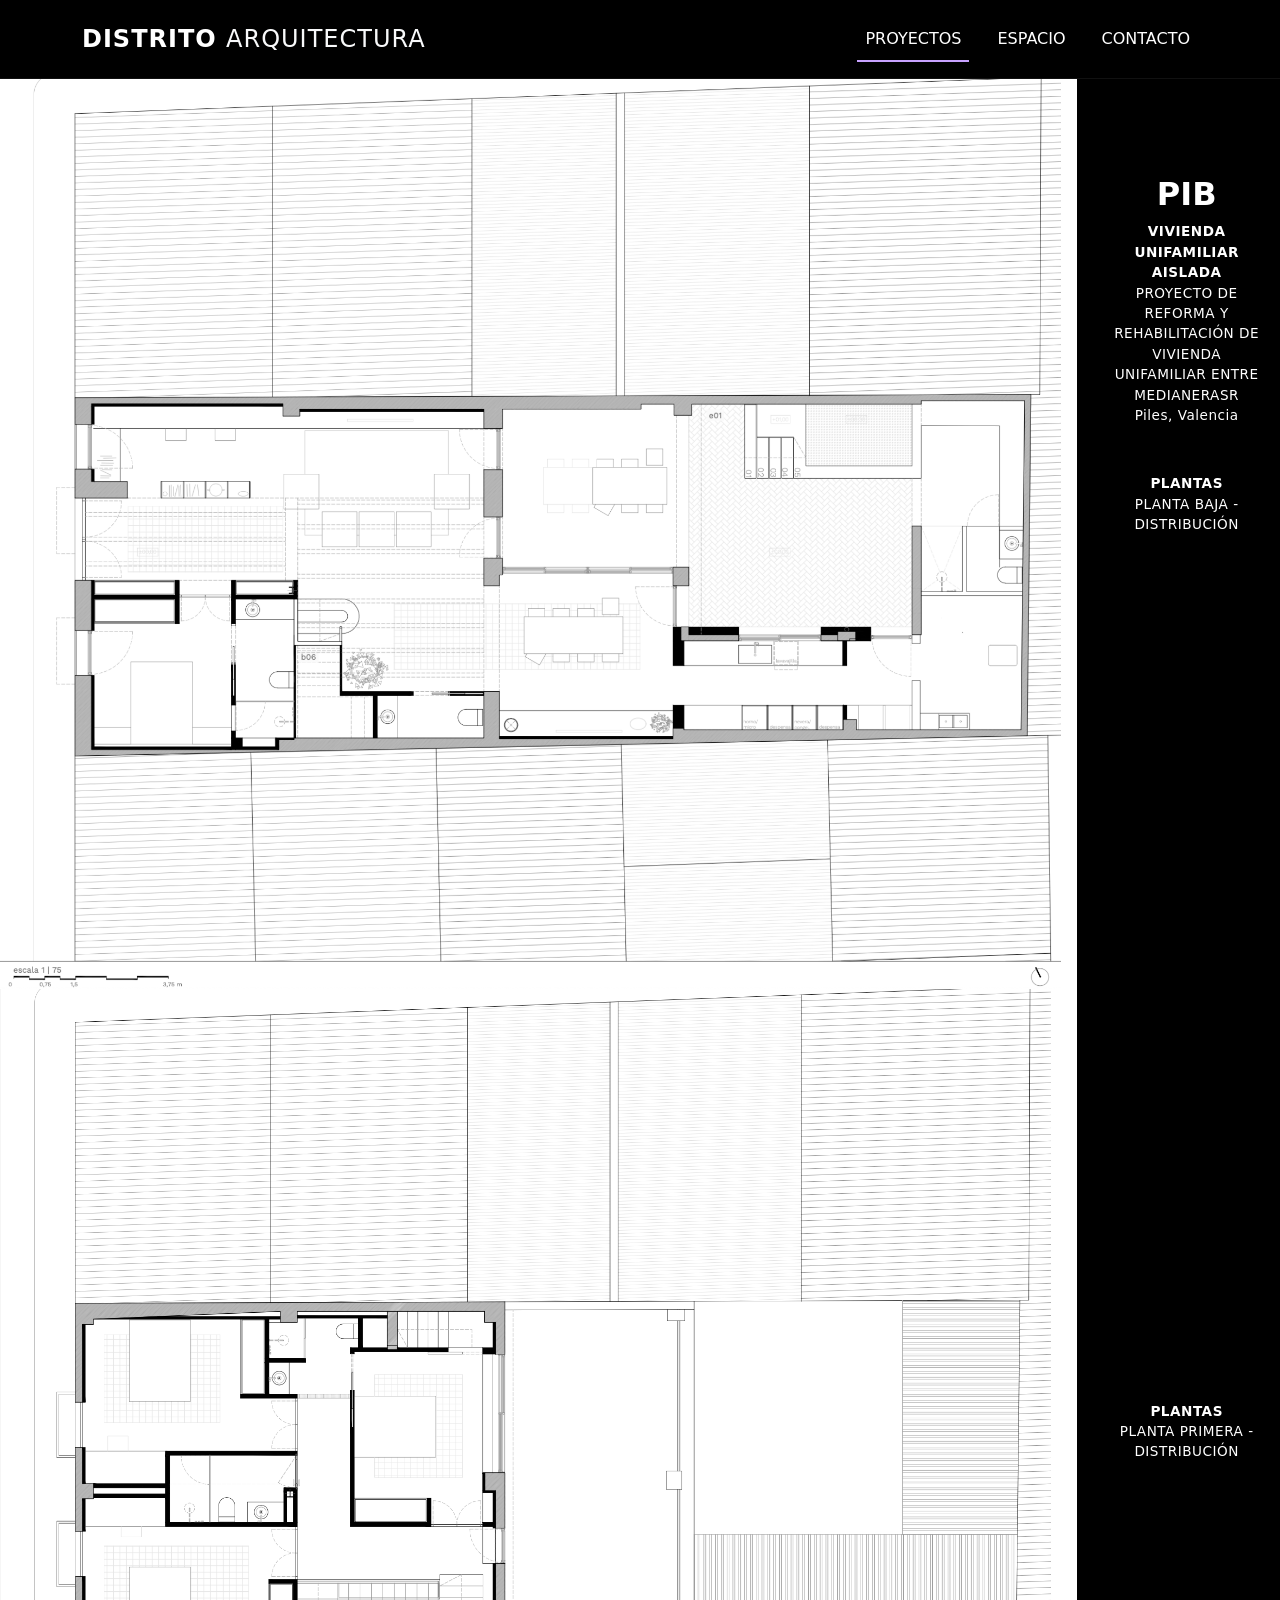
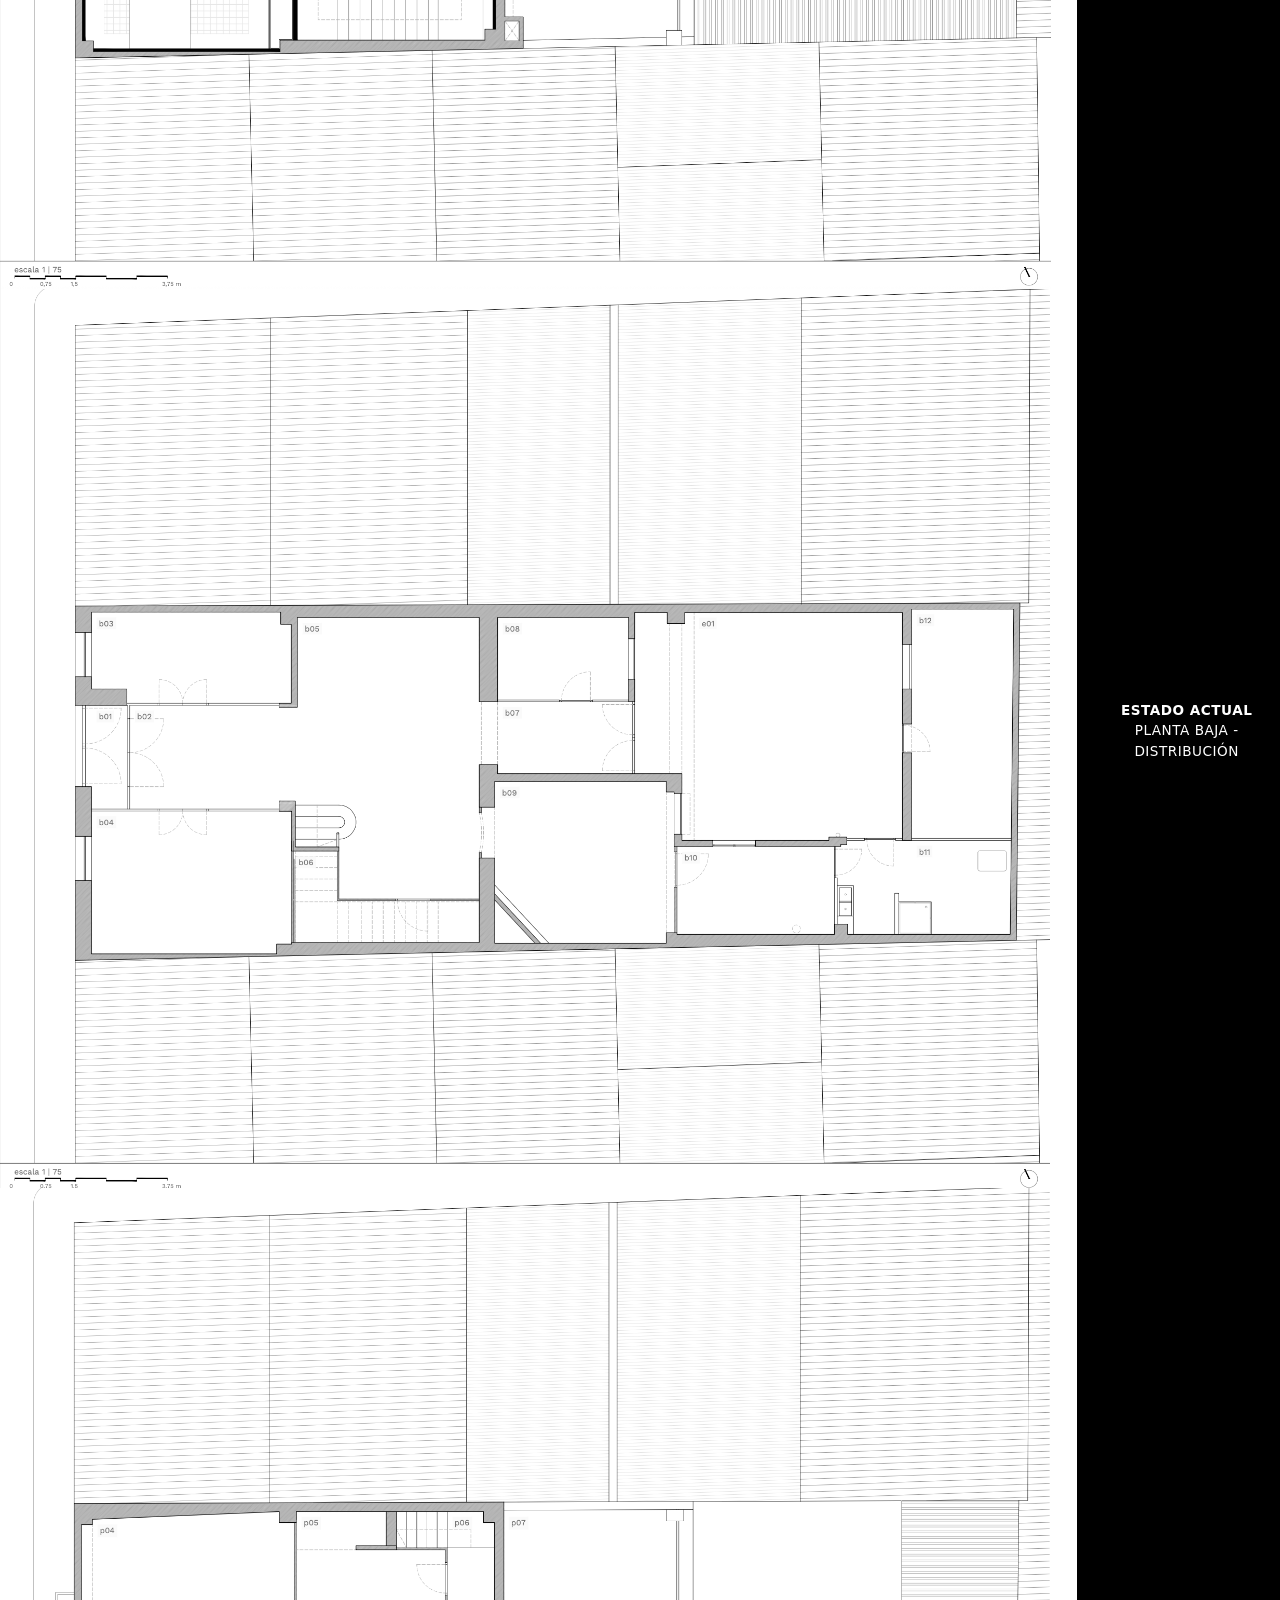
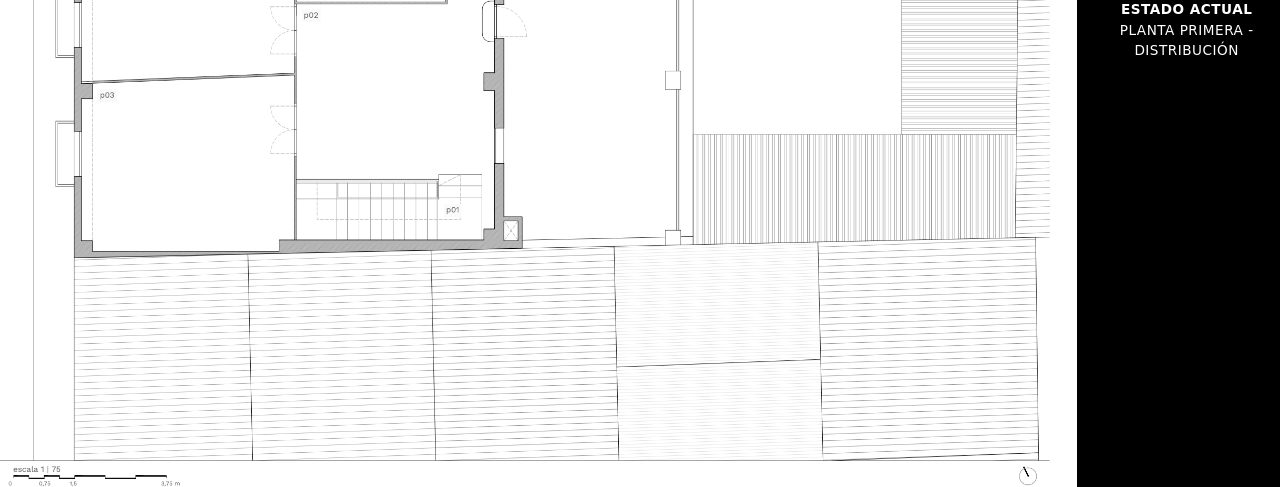
<file: Proyecto5/proyecto5.html>
<!DOCTYPE html>
<html lang="es">
<head>
  <meta charset="UTF-8">
  <meta name="viewport" content="width=device-width, initial-scale=1.0">
  <meta name="format-detection" content="telephone=no">
  <title>Distrito Arquitectura</title>
  <!-- Bootstrap CSS -->
  <link href="https://cdn.jsdelivr.net/npm/bootstrap@5.3.3/dist/css/bootstrap.min.css" rel="stylesheet">
  <!-- Estilos personalizados -->
  <link rel="stylesheet" href="../home.css">
</head>
<body>
  <!-- HEADER -->
  <header class="navbar navbar-expand-lg navbar-dark bg-black py-3">
    <div class="container">
      <!-- LOGO -->
      <a class="navbar-brand fw-bold text-white" href="../index.html">
        <span class="logo-distrito">DISTRITO</span> <span class="text-light fw-normal">ARQUITECTURA</span>
      </a>

      <!-- BOTÓN RESPONSIVO -->
      <button class="navbar-toggler" type="button" data-bs-toggle="collapse" data-bs-target="#navbarNav"
        aria-controls="navbarNav" aria-expanded="false" aria-label="Toggle navigation">
        <span class="navbar-toggler-icon"></span>
      </button>

      <!-- MENÚ -->
      <div class="collapse navbar-collapse justify-content-end" id="navbarNav">
        <ul class="navbar-nav">
          <li class="nav-item">
            <a class="nav-link active" href="../index.html">PROYECTOS</a>
          </li>
          <li class="nav-item">
            <a class="nav-link" href="../espacio.html">ESPACIO</a>
          </li>
          <li class="nav-item">
            <a class="nav-link" href="../contacto.html">CONTACTO</a>
          </li>
        </ul>
      </div>
    </div>
  </header>

  <!-- COS -->
  <main>
    <div class="container-fluid p-0">

        <!-- Proyecto 1 -->
        <div class="row g-0">
            <div class="col-12 col-lg-10">
                <img src="../MATERIAL/Piles11.png" class="img-fluid w-100" alt="Proyecto Piles">
            </div>

            <div class="col-12 col-lg-2 bg-black text-white d-flex">
                <div class="text-center w-100 m-auto my-xl-5 py-5 px-3">
                    <h2 class="fw-bold">PIB</h2>

                    <p class="mb-0 fw-bold">VIVIENDA UNIFAMILIAR AISLADA</p>
                    <p class="mb-0">PROYECTO DE REFORMA Y REHABILITACIÓN DE VIVIENDA UNIFAMILIAR ENTRE MEDIANERASR</p>
                    <p class="mb-0">Piles, Valencia</p>

                    <div class="mt-5">
                        <p class="mb-0 fw-bold">PLANTAS</p>
                        <p>PLANTA BAJA - DISTRIBUCIÓN</p>
                    </div>
                </div>
            </div>
        </div>

        <!-- Proyecto 2 -->
        <div class="row g-0">
            <div class="col-12 col-lg-10">
                <img src="../MATERIAL/Piles12.png" class="img-fluid w-100" alt="Proyecto Piles">
            </div>

            <div class="col-12 col-lg-2 bg-black text-white d-flex align-items-center">
                <div class="text-center w-100 m-auto py-5 px-3">
                    <p class="mb-0 fw-bold">PLANTAS</p>
                    <p>PLANTA PRIMERA - DISTRIBUCIÓN</p>
                </div>
            </div>
        </div>

        <!-- Proyecto 3 -->
        <div class="row g-0">
            <div class="col-12 col-lg-10">
                <img src="../MATERIAL/Piles13.png" class="img-fluid w-100" alt="Proyecto Piles">
            </div>

            <div class="col-12 col-lg-2 bg-black text-white d-flex align-items-center">
                <div class="text-center w-100 m-auto py-5 px-3">
                    <p class="mb-0 fw-bold">ESTADO ACTUAL</p>
                    <p>PLANTA BAJA - DISTRIBUCIÓN</p>
                </div>
            </div>
        </div>

        <!-- Proyecto 4 -->
        <div class="row g-0">
            <div class="col-12 col-lg-10">
                <img src="../MATERIAL/Piles14.png" class="img-fluid w-100" alt="Proyecto Piles">
            </div>

            <div class="col-12 col-lg-2 bg-black text-white d-flex align-items-center">
                <div class="text-center w-100 m-auto py-5 px-3">
                    <p class="mb-0 fw-bold">ESTADO ACTUAL</p>
                    <p>PLANTA PRIMERA - DISTRIBUCIÓN</p>
                </div>
            </div>
        </div>
    </div>
</main>

  <!-- Bootstrap JS -->
  <script src="https://cdn.jsdelivr.net/npm/bootstrap@5.3.3/dist/js/bootstrap.bundle.min.js"></script>
</body>
</html>
</file>
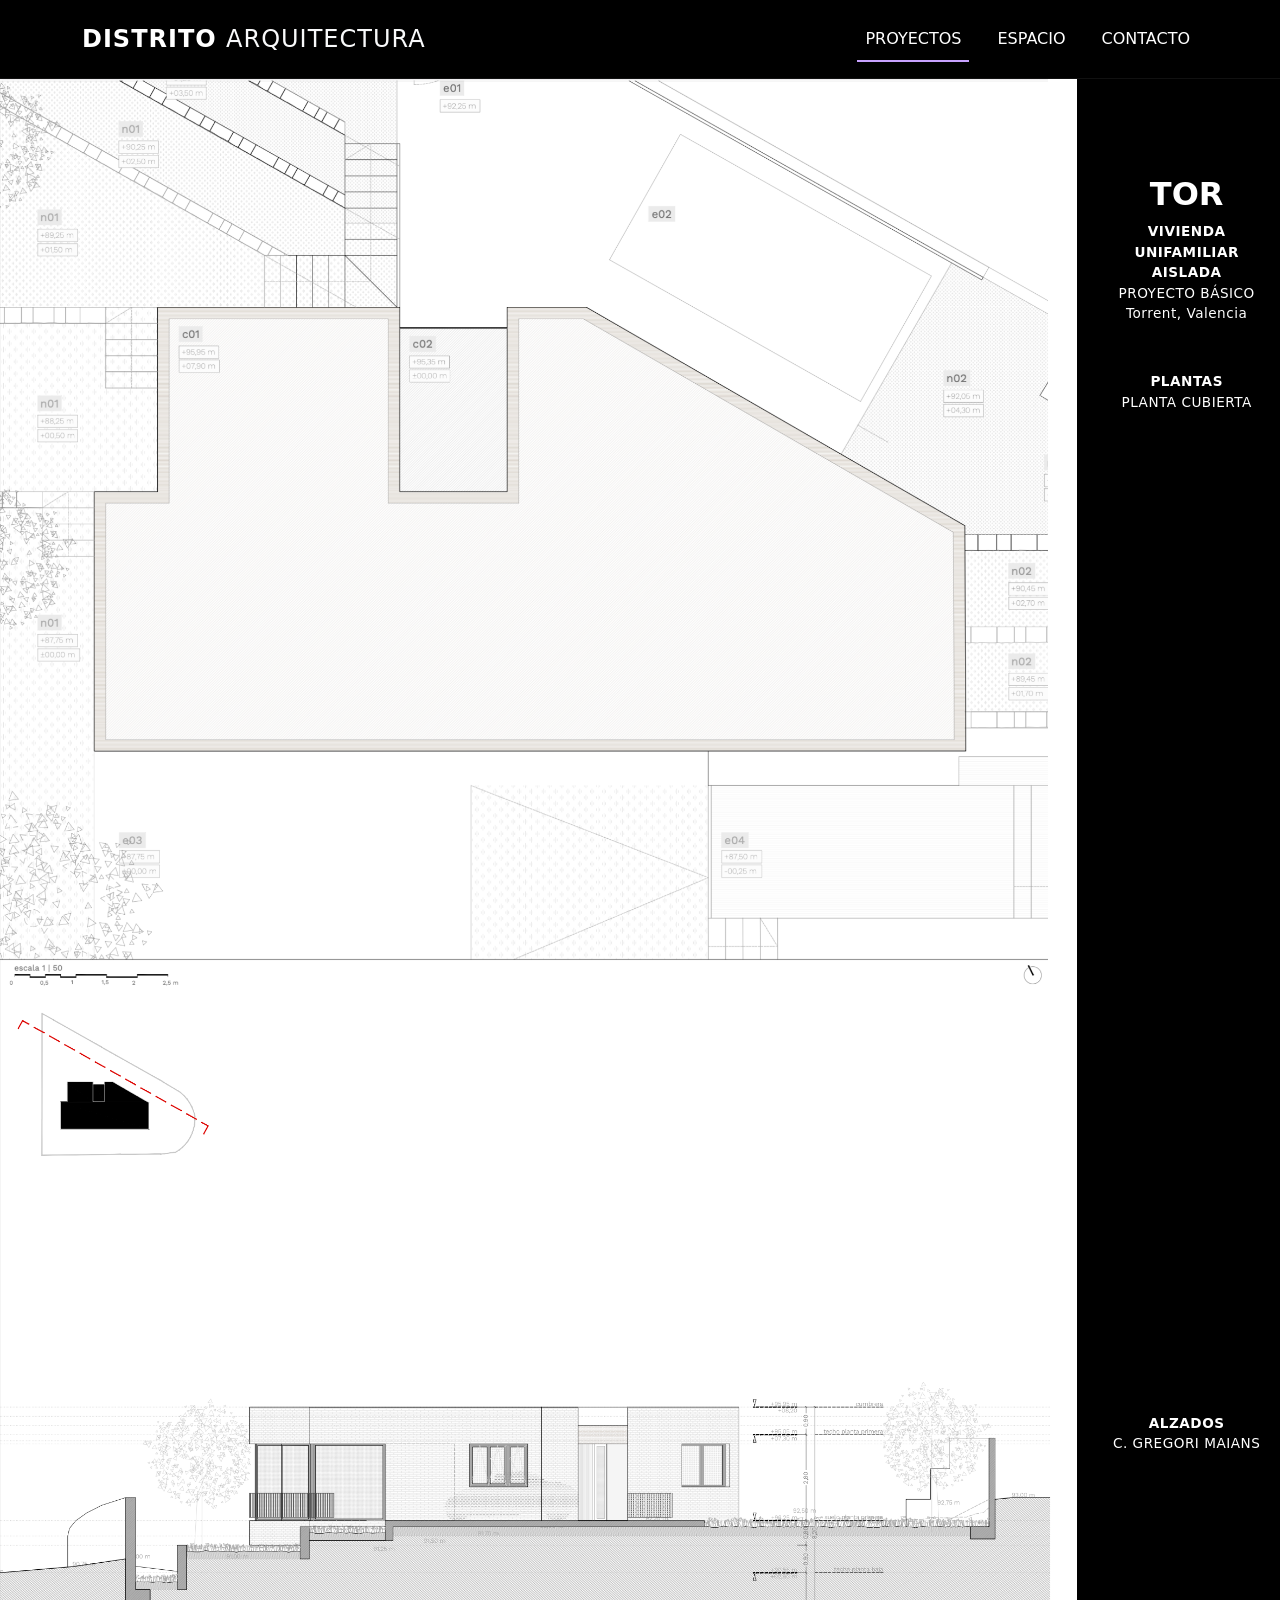
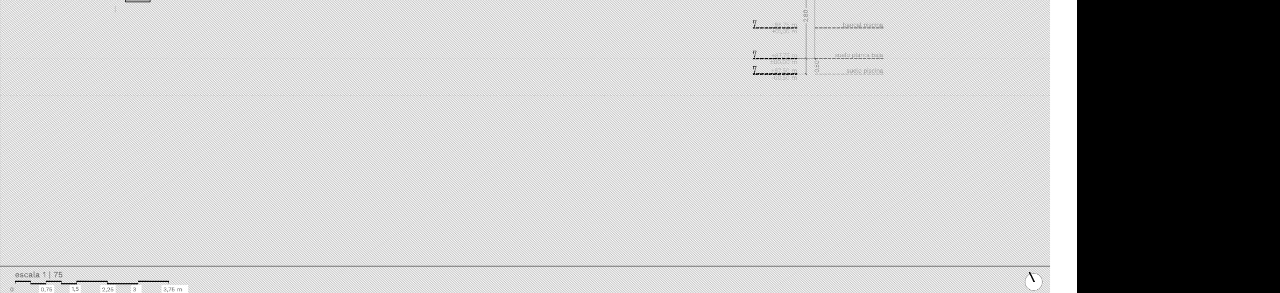
<file: Proyecto6/proyecto6.html>
<!DOCTYPE html>
<html lang="es">
<head>
  <meta charset="UTF-8">
  <meta name="viewport" content="width=device-width, initial-scale=1.0">
  <meta name="format-detection" content="telephone=no">
  <title>Distrito Arquitectura</title>
  <!-- Bootstrap CSS -->
  <link href="https://cdn.jsdelivr.net/npm/bootstrap@5.3.3/dist/css/bootstrap.min.css" rel="stylesheet">
  <!-- Estilos personalizados -->
  <link rel="stylesheet" href="../home.css">
</head>
<body>
  <!-- HEADER -->
  <header class="navbar navbar-expand-lg navbar-dark bg-black py-3">
    <div class="container">
      <!-- LOGO -->
      <a class="navbar-brand fw-bold text-white" href="../index.html">
        <span class="logo-distrito">DISTRITO</span> <span class="text-light fw-normal">ARQUITECTURA</span>
      </a>

      <!-- BOTÓN RESPONSIVO -->
      <button class="navbar-toggler" type="button" data-bs-toggle="collapse" data-bs-target="#navbarNav"
        aria-controls="navbarNav" aria-expanded="false" aria-label="Toggle navigation">
        <span class="navbar-toggler-icon"></span>
      </button>

      <!-- MENÚ -->
      <div class="collapse navbar-collapse justify-content-end" id="navbarNav">
        <ul class="navbar-nav">
          <li class="nav-item">
            <a class="nav-link active" href="../index.html">PROYECTOS</a>
          </li>
          <li class="nav-item">
            <a class="nav-link" href="../espacio.html">ESPACIO</a>
          </li>
          <li class="nav-item">
            <a class="nav-link" href="../contacto.html">CONTACTO</a>
          </li>
        </ul>
      </div>
    </div>
  </header>

  <!-- COS -->
  <main>
    <div class="container-fluid p-0">

        <!-- Proyecto 1 -->
        <div class="row g-0">
            <div class="col-12 col-lg-10">
                <img src="../MATERIAL/Torrent11.png" class="img-fluid w-100" alt="Proyecto Torrent">
            </div>

            <div class="col-12 col-lg-2 bg-black text-white d-flex">
                <div class="text-center w-100 m-auto my-xl-5 py-5 px-3">
                    <h2 class="fw-bold">TOR</h2>

                    <p class="mb-0 fw-bold">VIVIENDA UNIFAMILIAR AISLADA</p>
                    <p class="mb-0">PROYECTO BÁSICO</p>
                    <p class="mb-0">Torrent, Valencia </p>

                    <div class="mt-5">
                        <p class="mb-0 fw-bold">PLANTAS</p>
                        <p>PLANTA CUBIERTA</p>
                    </div>
                </div>
            </div>
        </div>

        <!-- Proyecto 2 -->
        <div class="row g-0">
            <div class="col-12 col-lg-10">
                <img src="../MATERIAL/Torrent21.png" class="img-fluid w-100" alt="Proyecto Torrent">
            </div>

            <div class="col-12 col-lg-2 bg-black text-white d-flex align-items-center">
                <div class="text-center w-100 m-auto py-5 px-3">
                    <p class="mb-0 fw-bold">ALZADOS</p>
                    <p>C. GREGORI MAIANS</p>
                </div>
            </div>
        </div>
    </div>
</main>

  <!-- Bootstrap JS -->
  <script src="https://cdn.jsdelivr.net/npm/bootstrap@5.3.3/dist/js/bootstrap.bundle.min.js"></script>
</body>
</html>
</file>
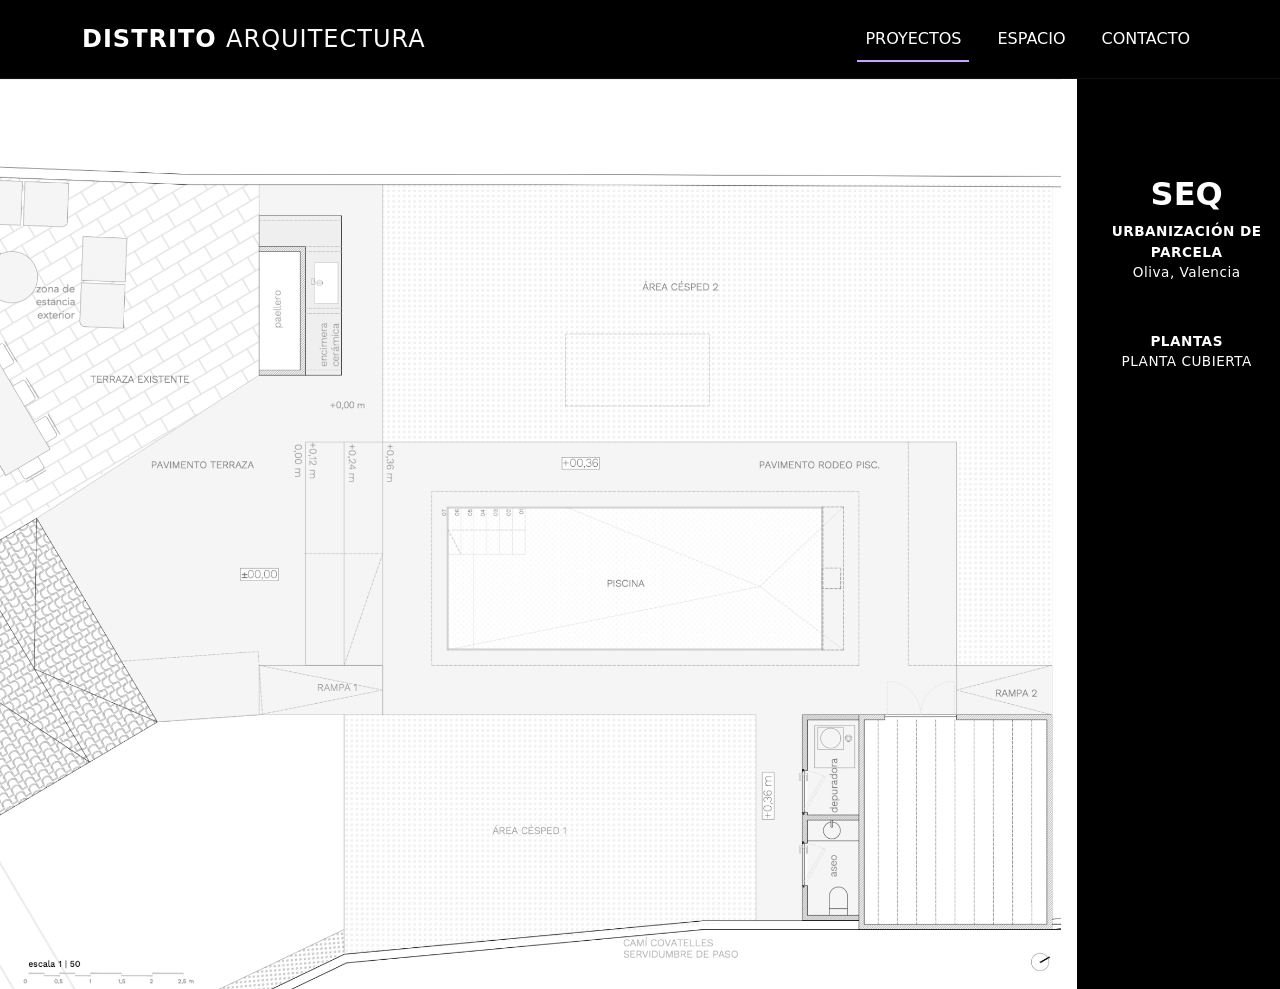
<file: Proyecto7/proyecto7.html>
<!DOCTYPE html>
<html lang="es">
<head>
  <meta charset="UTF-8">
  <meta name="viewport" content="width=device-width, initial-scale=1.0">
  <meta name="format-detection" content="telephone=no">
  <title>Distrito Arquitectura</title>
  <!-- Bootstrap CSS -->
  <link href="https://cdn.jsdelivr.net/npm/bootstrap@5.3.3/dist/css/bootstrap.min.css" rel="stylesheet">
  <!-- Estilos personalizados -->
  <link rel="stylesheet" href="../home.css">
</head>
<body>
  <!-- HEADER -->
  <header class="navbar navbar-expand-lg navbar-dark bg-black py-3">
    <div class="container">
      <!-- LOGO -->
      <a class="navbar-brand fw-bold text-white" href="../index.html">
        <span class="logo-distrito">DISTRITO</span> <span class="text-light fw-normal">ARQUITECTURA</span>
      </a>

      <!-- BOTÓN RESPONSIVO -->
      <button class="navbar-toggler" type="button" data-bs-toggle="collapse" data-bs-target="#navbarNav"
        aria-controls="navbarNav" aria-expanded="false" aria-label="Toggle navigation">
        <span class="navbar-toggler-icon"></span>
      </button>

      <!-- MENÚ -->
      <div class="collapse navbar-collapse justify-content-end" id="navbarNav">
        <ul class="navbar-nav">
          <li class="nav-item">
            <a class="nav-link active" href="../index.html">PROYECTOS</a>
          </li>
          <li class="nav-item">
            <a class="nav-link" href="../espacio.html">ESPACIO</a>
          </li>
          <li class="nav-item">
            <a class="nav-link" href="../contacto.html">CONTACTO</a>
          </li>
        </ul>
      </div>
    </div>
  </header>

  <!-- COS -->
  <main>
    <div class="container-fluid p-0">

        <!-- Proyecto 1 -->
        <div class="row g-0">
            <div class="col-12 col-lg-10">
                <img src="../MATERIAL/Sequer11.png" class="img-fluid w-100" alt="Proyecto Sequer">
            </div>

            <div class="col-12 col-lg-2 bg-black text-white d-flex">
                <div class="text-center w-100 m-auto my-xl-5 py-5 px-3">
                    <h2 class="fw-bold">SEQ</h2>

                    <p class="mb-0 fw-bold">URBANIZACIÓN DE PARCELA</p>
                    <p class="mb-0">Oliva, Valencia </p>

                    <div class="mt-5">
                        <p class="mb-0 fw-bold">PLANTAS</p>
                        <p>PLANTA CUBIERTA</p>
                    </div>
                </div>
            </div>
        </div>
    </div>
</main>

  <!-- Bootstrap JS -->
  <script src="https://cdn.jsdelivr.net/npm/bootstrap@5.3.3/dist/js/bootstrap.bundle.min.js"></script>
</body>
</html>
</file>
<file: home.css>
/* --- HEADER --- */

.navbar {
  border-bottom: 1px solid #111;
}


.navbar-brand {
  font-size: 1.5rem;
  letter-spacing: 1px;
}


.nav-link {
  color: white !important;
  font-weight: 500;
  margin-left: 20px;
  position: relative;
  transition: color 0.3s ease;
}

.logo-distrito {
  font-weight: 900;
}

/* Subrayado en hover */
.nav-link::after {
  content: '';
  position: absolute;
  width: 0%;
  height: 2px;
  bottom: -3px;
  left: 0;
  background-color: #c8a2ff;
  transition: width 0.3s;
}


.nav-link:hover::after {
  width: 100%;
}


/* Subrayado en la opción activa */
.nav-link.active::after {
  width: 100%;
}


.nav-link:hover {
  color: #c8a2ff !important;
}



/* --- MAIN --- */
.project-card {
  position: relative;
  overflow: hidden;
}


.project-card a {
  display: block;
}


.project-title {

  position: absolute;

  top: 0;
  left: 0;

  width: 100%;
  height: 100%;

  display: flex;
  justify-content: center;
  align-items: center;

  background: rgba(200, 162, 255, 0.45);

  color: white;

  font-size: 1.3rem;

  letter-spacing: 3px;

  font-weight: 500;

  opacity: 0;

  transition: opacity 0.4s ease;

}


.project-card:hover .project-title {

  opacity: 1;

}


.project-card:hover .project-img {

  transform: scale(1.05);

}

.project-img {

  transition: transform 0.5s ease;

}

/* Espai entre les imatges i efecte hover */
.project-img {
  width: 100%;
  height: auto;
  cursor: pointer;

  transition:
    transform 0.5s ease,
    filter 0.5s ease;

  /* elimina l'aspecte massa "quadrat" */
  filter: drop-shadow(0 15px 25px rgba(0, 0, 0, 0.12));
}


/* Efecte quan passes el ratolí */
.project-img:hover {
  transform: scale(1.05);

  filter: drop-shadow(0 25px 35px rgba(0, 0, 0, 0.22));
}

/* Ribaroja */
.ribaroja .project-title {
  background: rgba(168, 76, 50, .45);
}

/* Canyada */
.canyada .project-title {
  background: rgba(63, 112, 82, .45);
}

/* Juan AM */
.juanam .project-title {
  background: rgba(86, 74, 124, .45);
}

/* Madrid */
.madrid .project-title {
  background: rgba(44, 83, 120, .45);
}

/* Piles */
.piles .project-title {
  background: rgba(160, 132, 72, .45);
}

/* Torrent */
.torrent .project-title {
  background: rgba(90, 90, 90, .45);
}

/* Sequer */
.sequer .project-title {
  background: rgba(122, 87, 56, .45);
}


/* Més aire entre projectes */
.row {
  --bs-gutter-x: 2rem;
  --bs-gutter-y: 2rem;
}

img {
  display: block;
}

.bg-black p {
  font-size: 0.85rem;
  letter-spacing: 0.5px;
}

@media(max-width:991px) {

  .bg-black p {
    font-size: 0.9rem;
  }

}

@media (max-width: 576px) {

  .navbar-brand {
    font-size: 1.15rem;
    letter-spacing: 0.5px;
  }

}
</file>
<file: contacto.css>
/* --- HEADER --- */
.navbar {
  border-bottom: 1px solid #111;
}

.navbar-brand {
  font-size: 1.5rem;
  letter-spacing: 1px;
}

.nav-link {
  color: black !important;
  font-weight: 500;
  margin-left: 20px;
  position: relative;
  transition: color 0.3s ease;
}

.blanc {
  color: white !important;
  font-weight: 500;
  margin-left: 20px;
  position: relative;
  transition: color 0.3s ease;
}

.logo-distrito {
  font-weight: 900;
}

/* Subrayado en hover */
.nav-link::after {
  content: '';
  position: absolute;
  width: 0%;
  height: 2px;
  bottom: -3px;
  left: 0;
  background-color: #c8a2ff;
  transition: width 0.3s;
}

.nav-link:hover::after {
  width: 100%;
}

/* Subrayado en la opción activa */
.nav-link.active::after {
  width: 100%;
}

.nav-link:hover {
  color: #c8a2ff !important;
}

/* --- CONTACTO --- */


.contacto {
  background-color: black;
  min-height: calc(100vh - 80px);
}


.contact-wrapper {
  display: flex;
  min-height: calc(100vh - 80px);
}



/* IMAGEN */

.contact-img {
  width: 65%;
  overflow: hidden;
}


.contact-img img {
  width: 100%;
  height: 100%;
  object-fit: cover;
  display: block;

  filter: grayscale(100%);

  transition: transform 0.8s ease;
}



/* INFORMACIÓN */

.contact-info {
  width: 35%;
  background-color: black;

  display: flex;
  align-items: flex-end;
  justify-content: center;

  padding: 50px;
}


.linea-info {
  border-right: 2px solid white;
  padding-right: 35px;
  text-align: right;

  color: white;

  width: 100%;
}


.bloque {
  margin-bottom: 35px;
}


.bloque p {
  margin: 0;
  font-size: 0.95rem;
  letter-spacing: 1px;
}


.nombre {
  font-size: 1.2rem !important;
  font-weight: 500;
}



/* TABLET / MÓVIL */

@media(max-width:900px) {

  .contact-wrapper {
    display: flex;
    flex-direction: column;
  }

  .contact-img {
    width: 100%;
    height: 40vh;
  }

  .contact-info {
    width: 100%;
    min-height: 350px;

    padding: 40px 25px;

    align-items: center;
  }

  .linea-info {

    border-right: none;
    border-top: 2px solid white;

    padding-right: 0;
    padding-top: 30px;

    text-align: center;
  }


  .bloque {
    margin-bottom: 25px;
  }

}

@media (max-width: 576px) {

  .navbar-brand {
    font-size: 1.15rem;
    letter-spacing: 0.5px;
  }

}
</file>
<file: espacio.css>
/* --- HEADER --- */

.navbar {
  border-bottom: 1px solid #111;
}


.navbar-brand {
  font-size: 1.5rem;
  letter-spacing: 1px;
}


.nav-link {
  color: white !important;
  font-weight: 500;
  margin-left: 20px;
  position: relative;
  transition: color 0.3s ease;
}

.logo-distrito {
  font-weight: 900;
}

/* Subratllat hover */
.nav-link::after {
  content: '';
  position: absolute;
  width: 0%;
  height: 2px;
  bottom: -3px;
  left: 0;
  background-color: #c8a2ff;
  transition: width 0.3s;
}


.nav-link:hover::after,
.nav-link.active::after {
  width: 100%;
}


.nav-link:hover {
  color: #c8a2ff !important;
}



/* --- ESPACIO --- */

.espacio {
  background-color: white;
  padding: 80px 0;
}


/* Placa de la puerta */

.titulo-espacio {
  display: flex;
  justify-content: center;
  margin-bottom: 70px;
}


.placa {
  background-color: black;
  color: white;
  width: 150px;
  padding: 25px 20px;
  text-align: center;
  letter-spacing: 3px;
}


.placa span {
  font-size: 0.8rem;
  font-weight: 400;
}


.placa strong {
  display: block;
  font-size: 4rem;
  font-weight: 300;
  line-height: 1;
}


.linea {
  height: 1px;
  background-color: white;
  width: 70%;
  margin: 15px auto;
}



/* Galería vertical */
.galeria {
  display: grid;
  grid-template-columns: repeat(3, 1fr);
  gap: 30px;
}


.foto {
  height: 650px;
  overflow: hidden;
}


.foto img {
  width: 100%;
  height: 100%;
  object-fit: cover;

  filter: grayscale(100%);

  transition: transform 0.6s ease, filter 0.5s ease;
}


.foto:hover img {
  transform: scale(1.04);
  filter: grayscale(0%);
}



/* Responsive */

@media(max-width:900px) {

  .galeria {
    grid-template-columns: 1fr;
  }

  .foto {
    height: 600px;
  }

}

@media (max-width: 576px) {

  .navbar-brand {
    font-size: 1.15rem;
    letter-spacing: 0.5px;
  }

}
</file>
